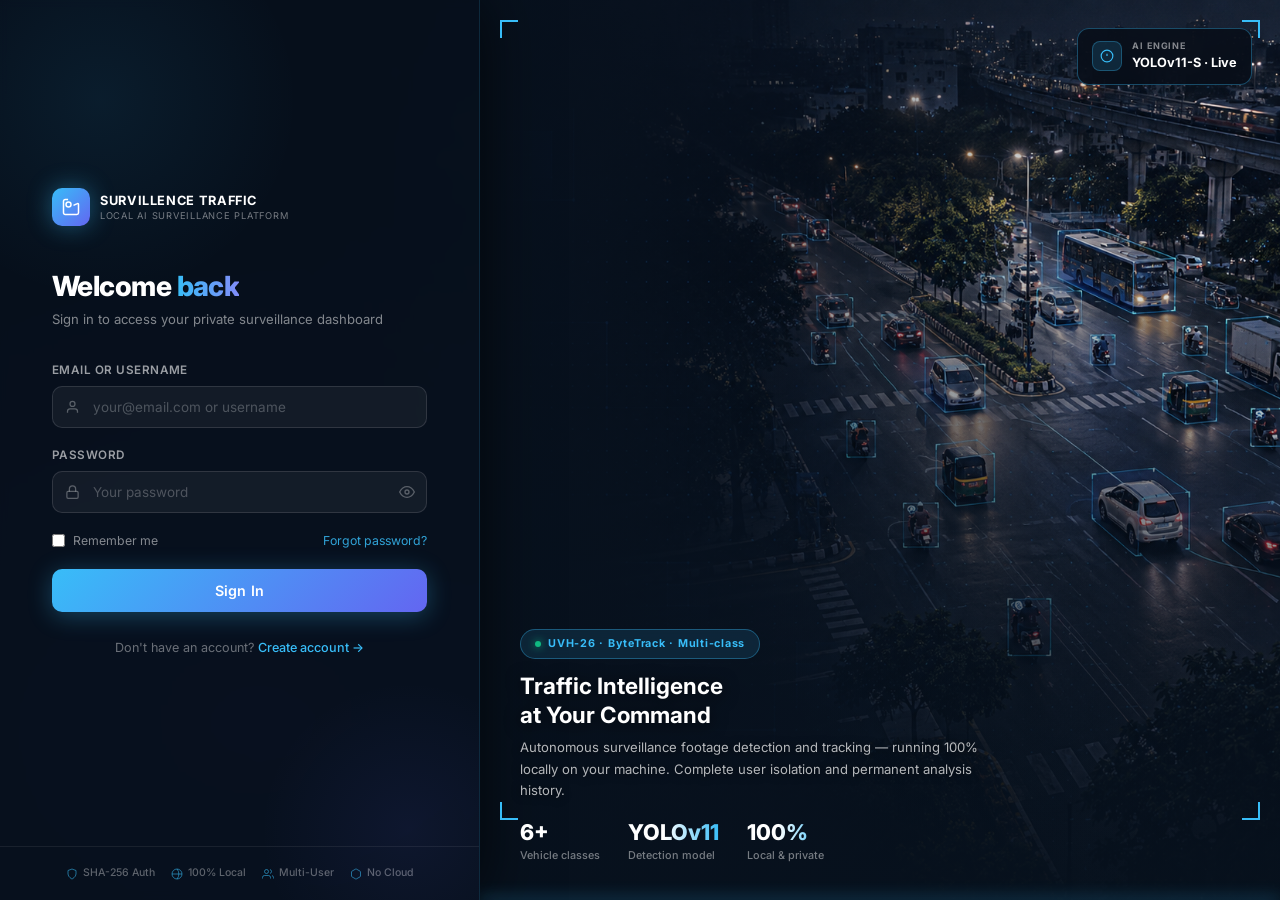
<file: frontend/login.html>
<!DOCTYPE html>
<html lang="en" data-theme="dark">
<head>
  <meta charset="UTF-8">
  <meta name="viewport" content="width=device-width, initial-scale=1.0">
  <title>Sign In — SURVILLENCE TRAFFIC</title>
  <meta name="description" content="Sign in to your SURVILLENCE TRAFFIC local AI surveillance platform account.">
  <link rel="preconnect" href="https://fonts.googleapis.com">
  <link href="https://fonts.googleapis.com/css2?family=Inter:wght@300;400;500;600;700;800&family=JetBrains+Mono:wght@400;600&display=swap" rel="stylesheet">
  <link rel="stylesheet" href="css/design-system.css">
  <link rel="stylesheet" href="css/components.css">
  <link rel="stylesheet" href="css/pages.css">
  <style>
    /* ── Auth page styling — cinematic background & frosted glass ── */
    *, *::before, *::after { box-sizing: border-box; margin: 0; padding: 0; }

    html, body {
      min-height: 100vh;
      background-color: #040810;
      background-image: 
        radial-gradient(ellipse at 80% 20%, rgba(56, 189, 248, 0.12) 0%, transparent 50%),
        radial-gradient(ellipse at 20% 80%, rgba(99, 102, 241, 0.12) 0%, transparent 50%),
        linear-gradient(135deg, rgba(4, 8, 16, 0.88) 0%, rgba(7, 17, 29, 0.85) 100%),
        url('assets/background.png');
      background-size: cover;
      background-position: center;
      background-attachment: fixed;
      background-repeat: no-repeat;
      font-family: 'Inter', var(--font-sans);
      color: #fff;
    }

    .auth-root {
      display: grid;
      grid-template-columns: 480px 1fr;
      min-height: 100vh;
      backdrop-filter: blur(4px);
      -webkit-backdrop-filter: blur(4px);
    }

    /* ── Left: Form Panel ──────────────────────────────────── */
    .auth-form-panel {
      position: relative;
      z-index: 2;
      background: rgba(7, 17, 29, 0.88);
      backdrop-filter: blur(24px);
      -webkit-backdrop-filter: blur(24px);
      border-right: 1px solid rgba(56, 189, 248, 0.15);
      box-shadow: 0 0 60px rgba(0, 0, 0, 0.7);
      display: flex;
      flex-direction: column;
      overflow: hidden;
    }
    .auth-form-panel::before {
      content: '';
      position: absolute;
      top: -100px; left: -100px;
      width: 400px; height: 400px;
      background: radial-gradient(circle, rgba(56,189,248,0.08) 0%, transparent 70%);
      pointer-events: none;
    }
    .auth-form-panel::after {
      content: '';
      position: absolute;
      bottom: -80px; right: -80px;
      width: 300px; height: 300px;
      background: radial-gradient(circle, rgba(99,102,241,0.08) 0%, transparent 70%);
      pointer-events: none;
    }

    .auth-form-inner {
      flex: 1;
      display: flex;
      flex-direction: column;
      justify-content: center;
      padding: 48px 52px;
      position: relative;
      z-index: 1;
    }

    /* Logo */
    .auth-logo-wrap {
      display: flex;
      align-items: center;
      gap: 10px;
      margin-bottom: 44px;
      text-decoration: none;
    }
    .auth-logo-icon {
      width: 38px; height: 38px;
      background: linear-gradient(135deg, #38bdf8 0%, #6366f1 100%);
      border-radius: 10px;
      display: flex; align-items: center; justify-content: center;
      box-shadow: 0 0 24px rgba(56,189,248,0.4);
      flex-shrink: 0;
    }
    .auth-logo-icon svg { width: 20px; height: 20px; color: #fff; }
    .auth-logo-name {
      font-size: 0.85rem;
      font-weight: 700;
      color: #fff;
      letter-spacing: 0.05em;
      text-transform: uppercase;
      line-height: 1.3;
    }
    .auth-logo-name span {
      display: block;
      font-size: 0.62rem;
      font-weight: 400;
      color: rgba(255,255,255,0.45);
      letter-spacing: 0.08em;
      text-transform: uppercase;
    }

    /* Heading */
    .auth-heading {
      font-size: 1.85rem;
      font-weight: 800;
      color: #fff;
      line-height: 1.2;
      margin-bottom: 6px;
      letter-spacing: -0.02em;
    }
    .auth-heading .highlight {
      background: linear-gradient(90deg, #38bdf8 0%, #818cf8 100%);
      -webkit-background-clip: text;
      -webkit-text-fill-color: transparent;
      background-clip: text;
    }
    .auth-subheading {
      font-size: 0.875rem;
      color: rgba(255,255,255,0.5);
      margin-bottom: 32px;
      line-height: 1.5;
    }

    /* Success banner (registered=1) */
    .auth-success-banner {
      display: flex;
      align-items: center;
      gap: 10px;
      padding: 12px 16px;
      background: rgba(16,185,129,0.12);
      border: 1px solid rgba(16,185,129,0.35);
      border-radius: 10px;
      margin-bottom: 20px;
      font-size: 0.84rem;
      color: #34d399;
      font-weight: 500;
    }
    .auth-success-banner svg { flex-shrink: 0; }

    /* Error banner */
    .auth-error-banner {
      display: none;
      align-items: center;
      gap: 10px;
      padding: 12px 16px;
      background: rgba(239,68,68,0.1);
      border: 1px solid rgba(239,68,68,0.35);
      border-radius: 10px;
      margin-bottom: 20px;
      font-size: 0.84rem;
      color: #f87171;
    }

    /* Form */
    .auth-form { display: flex; flex-direction: column; gap: 18px; }

    .af-group { display: flex; flex-direction: column; gap: 6px; }
    .af-label {
      font-size: 0.78rem;
      font-weight: 600;
      color: rgba(255,255,255,0.6);
      letter-spacing: 0.04em;
      text-transform: uppercase;
    }
    .af-input-wrap { position: relative; }
    .af-input-wrap svg.af-icon {
      position: absolute;
      left: 13px; top: 50%;
      transform: translateY(-50%);
      width: 15px; height: 15px;
      color: rgba(255,255,255,0.3);
      pointer-events: none;
    }
    .af-input {
      width: 100%;
      background: rgba(255,255,255,0.05);
      border: 1px solid rgba(255,255,255,0.12);
      border-radius: 10px;
      color: #fff;
      font-family: 'Inter', sans-serif;
      font-size: 0.9rem;
      padding: 12px 42px 12px 40px;
      outline: none;
      transition: border-color 0.2s ease, box-shadow 0.2s ease, background 0.2s ease;
    }
    .af-input::placeholder { color: rgba(255,255,255,0.25); }
    .af-input:focus {
      border-color: rgba(56,189,248,0.6);
      background: rgba(56,189,248,0.05);
      box-shadow: 0 0 0 3px rgba(56,189,248,0.12);
    }
    .af-input.error {
      border-color: rgba(239,68,68,0.55);
    }
    .af-input-action {
      position: absolute;
      right: 12px; top: 50%;
      transform: translateY(-50%);
      background: none;
      border: none;
      padding: 0;
      color: rgba(255,255,255,0.3);
      cursor: pointer;
      display: flex;
      transition: color 0.15s ease;
    }
    .af-input-action:hover { color: rgba(255,255,255,0.7); }
    .af-error {
      font-size: 0.75rem;
      color: #f87171;
      display: none;
    }

    /* Remember + forgot */
    .af-row {
      display: flex;
      align-items: center;
      justify-content: space-between;
      gap: 12px;
    }
    .af-check {
      display: flex;
      align-items: center;
      gap: 8px;
      cursor: pointer;
    }
    .af-check input { accent-color: #38bdf8; cursor: pointer; }
    .af-check-label { font-size: 0.82rem; color: rgba(255,255,255,0.5); }
    .af-forgot {
      font-size: 0.82rem;
      color: rgba(56,189,248,0.85);
      text-decoration: none;
      transition: color 0.15s ease;
    }
    .af-forgot:hover { color: #38bdf8; }

    /* Submit button */
    .af-submit {
      display: flex;
      align-items: center;
      justify-content: center;
      gap: 8px;
      width: 100%;
      padding: 13px 24px;
      background: linear-gradient(135deg, #38bdf8 0%, #6366f1 100%);
      color: #fff;
      font-family: 'Inter', sans-serif;
      font-size: 0.95rem;
      font-weight: 600;
      border: none;
      border-radius: 10px;
      cursor: pointer;
      transition: all 0.25s cubic-bezier(0.16, 1, 0.3, 1);
      box-shadow: 0 4px 24px rgba(56,189,248,0.3);
      letter-spacing: 0.01em;
    }
    .af-submit:hover {
      transform: translateY(-1px);
      box-shadow: 0 8px 32px rgba(56,189,248,0.45);
    }
    .af-submit:active { transform: translateY(0); }
    .af-submit:disabled { opacity: 0.55; cursor: not-allowed; pointer-events: none; }

    .af-spinner {
      width: 16px; height: 16px;
      border: 2px solid rgba(255,255,255,0.3);
      border-top-color: #fff;
      border-radius: 50%;
      animation: spin 0.7s linear infinite;
      display: none;
    }

    /* Bottom link */
    .af-bottom {
      text-align: center;
      margin-top: 26px;
      font-size: 0.84rem;
      color: rgba(255,255,255,0.4);
    }
    .af-bottom a {
      color: #38bdf8;
      text-decoration: none;
      font-weight: 500;
      transition: color 0.15s ease;
    }
    .af-bottom a:hover { color: #7dd3fc; }

    /* Trust chips at bottom */
    .auth-trust-row {
      display: flex;
      align-items: center;
      justify-content: center;
      gap: 16px;
      padding: 18px 52px;
      border-top: 1px solid rgba(255,255,255,0.07);
    }
    .trust-chip {
      display: flex;
      align-items: center;
      gap: 5px;
      font-size: 0.7rem;
      color: rgba(255,255,255,0.35);
      font-weight: 500;
    }
    .trust-chip svg { width: 12px; height: 12px; color: rgba(56,189,248,0.55); }

    /* ── Right: Visual Panel ───────────────────────────────── */
    .auth-visual-panel {
      position: relative;
      overflow: hidden;
      background: #020408 url('assets/background.png') center/cover no-repeat;
    }
    .auth-visual-panel img {
      width: 100%;
      height: 100%;
      object-fit: cover;
      display: block;
      transition: transform 0.8s cubic-bezier(0.16, 1, 0.3, 1);
    }
    .auth-visual-panel:hover img { transform: scale(1.02); }
    .auth-visual-overlay {
      position: absolute;
      inset: 0;
      background:
        linear-gradient(to right, rgba(7, 17, 29, 0.92) 0%, rgba(7, 17, 29, 0.35) 45%, transparent 100%),
        linear-gradient(to top, rgba(7, 17, 29, 0.95) 0%, rgba(7, 17, 29, 0.45) 40%, transparent 70%);
      pointer-events: none;
    }
    /* Scanning line */
    .auth-scan-line {
      position: absolute;
      left: 0; right: 0;
      height: 2px;
      background: linear-gradient(90deg, transparent 0%, rgba(56,189,248,0.6) 30%, rgba(56,189,248,0.95) 50%, rgba(129,140,248,0.8) 70%, transparent 100%);
      box-shadow: 0 0 16px #38bdf8;
      animation: radar-scan 5s ease-in-out infinite alternate;
      pointer-events: none;
      z-index: 3;
    }
    /* Corner reticles */
    .auth-reticle {
      position: absolute;
      width: 18px; height: 18px;
      z-index: 3;
      pointer-events: none;
    }
    .auth-reticle.tl { top: 20px; left: 20px; border-top: 2px solid #38bdf8; border-left: 2px solid #38bdf8; }
    .auth-reticle.tr { top: 20px; right: 20px; border-top: 2px solid #38bdf8; border-right: 2px solid #38bdf8; }
    .auth-reticle.bl { bottom: 80px; left: 20px; border-bottom: 2px solid #38bdf8; border-left: 2px solid #38bdf8; }
    .auth-reticle.br { bottom: 80px; right: 20px; border-bottom: 2px solid #38bdf8; border-right: 2px solid #38bdf8; }

    /* Visual footer content */
    .auth-visual-footer {
      position: absolute;
      bottom: 0; left: 0; right: 0;
      padding: 36px 40px;
      z-index: 4;
    }
    .aiv-badge {
      display: inline-flex;
      align-items: center;
      gap: 7px;
      padding: 5px 14px;
      background: rgba(56,189,248,0.12);
      border: 1px solid rgba(56,189,248,0.35);
      border-radius: 100px;
      font-size: 0.72rem;
      font-weight: 700;
      letter-spacing: 0.07em;
      color: #38bdf8;
      margin-bottom: 12px;
      backdrop-filter: blur(8px);
    }
    .aiv-badge-dot {
      width: 6px; height: 6px;
      border-radius: 50%;
      background: #10b981;
      box-shadow: 0 0 8px #10b981;
      animation: pulse-dot 2s ease-in-out infinite;
    }
    .aiv-title {
      font-size: 1.5rem;
      font-weight: 700;
      color: #fff;
      line-height: 1.3;
      margin-bottom: 8px;
      text-shadow: 0 2px 16px rgba(0,0,0,0.8);
    }
    .aiv-desc {
      font-size: 0.875rem;
      color: rgba(255,255,255,0.7);
      line-height: 1.65;
      max-width: 460px;
      text-shadow: 0 1px 8px rgba(0,0,0,0.8);
    }
    .aiv-stats {
      display: flex;
      gap: 28px;
      margin-top: 20px;
    }
    .aiv-stat { text-align: left; }
    .aiv-stat-val {
      font-size: 1.45rem;
      font-weight: 800;
      color: #fff;
      line-height: 1;
      background: linear-gradient(90deg, #fff 40%, #38bdf8 100%);
      -webkit-background-clip: text;
      -webkit-text-fill-color: transparent;
      background-clip: text;
    }
    .aiv-stat-lbl { font-size: 0.72rem; color: rgba(255,255,255,0.45); margin-top: 3px; font-weight: 500; }

    /* HUD floating chip */
    .auth-hud-chip {
      position: absolute;
      top: 28px;
      right: 28px;
      z-index: 5;
      background: rgba(8,14,24,0.85);
      backdrop-filter: blur(14px);
      border: 1px solid rgba(56,189,248,0.35);
      border-radius: 12px;
      padding: 10px 14px;
      display: flex;
      align-items: center;
      gap: 10px;
      pointer-events: none;
      animation: float-hud 4s ease-in-out infinite alternate;
    }
    .ahc-icon {
      width: 30px; height: 30px;
      border-radius: 8px;
      background: rgba(56,189,248,0.15);
      border: 1px solid rgba(56,189,248,0.3);
      display: flex; align-items: center; justify-content: center;
      color: #38bdf8;
    }
    .ahc-icon svg { width: 14px; height: 14px; }
    .ahc-lbl { font-size: 0.6rem; font-weight: 700; letter-spacing: 0.1em; color: rgba(255,255,255,0.5); }
    .ahc-val { font-size: 0.85rem; font-weight: 700; color: #fff; }

    @keyframes radar-scan {
      0% { top: 10%; opacity: 0.4; }
      50% { opacity: 0.9; }
      100% { top: 90%; opacity: 0.4; }
    }
    @keyframes pulse-dot {
      0%, 100% { opacity: 1; transform: scale(1); }
      50% { opacity: 0.4; transform: scale(0.85); }
    }
    @keyframes float-hud {
      0% { transform: translateY(0); }
      100% { transform: translateY(-5px); }
    }
    @keyframes spin {
      to { transform: rotate(360deg); }
    }
    @keyframes shake {
      0%, 100% { transform: translateX(0); }
      20%, 60% { transform: translateX(-5px); }
      40%, 80% { transform: translateX(5px); }
    }
    .shake { animation: shake 0.4s ease; }

    /* Mobile responsiveness */
    @media (max-width: 900px) {
      .auth-root { grid-template-columns: 1fr; }
      .auth-visual-panel { display: none; }
      .auth-form-inner { padding: 36px 28px; }
      .auth-trust-row { padding: 20px 28px; flex-wrap: wrap; gap: 12px; }
    }
    @media (max-width: 480px) {
      .auth-form-inner { padding: 28px 18px; }
      .auth-trust-row { padding: 16px 18px; }
      .af-row { flex-wrap: wrap; gap: 8px; }
    }
    @media (max-width: 360px) {
      .auth-form-inner { padding: 22px 14px; }
      .auth-trust-row { padding: 14px 14px; }
    }
  </style>
</head>
<body>

<div class="auth-root">

  <!-- ── Form Panel ─────────────────────────────────────────── -->
  <div class="auth-form-panel">
    <div class="auth-form-inner">

      <!-- Logo -->
      <a href="pages/dashboard.html" class="auth-logo-wrap">
        <div class="auth-logo-icon">
          <svg viewBox="0 0 24 24" fill="none" stroke="currentColor" stroke-width="1.8">
            <path d="M15 10l4.553-2.069A1 1 0 0121 8.866V19a2 2 0 01-2 2H5a2 2 0 01-2-2V5a2 2 0 012-2h3.5"/>
            <circle cx="9" cy="9" r="3"/>
          </svg>
        </div>
        <div class="auth-logo-name">
          SURVILLENCE TRAFFIC
          <span>Local AI Surveillance Platform</span>
        </div>
      </a>

      <h1 class="auth-heading">Welcome <span class="highlight">back</span></h1>
      <p class="auth-subheading">Sign in to access your private surveillance dashboard</p>

      <!-- Registered success banner (shown when redirected from register) -->
      <div id="registered-banner" class="auth-success-banner" style="display:none">
        <svg viewBox="0 0 24 24" fill="none" stroke="currentColor" stroke-width="2" style="width:16px;height:16px">
          <path d="M22 11.08V12a10 10 0 11-5.93-9.14"/><polyline points="22 4 12 14.01 9 11.01"/>
        </svg>
        Account created successfully! Please sign in.
      </div>

      <!-- Error banner -->
      <div id="login-error" class="auth-error-banner">
        <svg viewBox="0 0 24 24" fill="none" stroke="currentColor" stroke-width="2" style="width:16px;height:16px;flex-shrink:0">
          <circle cx="12" cy="12" r="10"/><line x1="12" y1="8" x2="12" y2="12"/><line x1="12" y1="16" x2="12.01" y2="16"/>
        </svg>
        <span id="login-error-text"></span>
      </div>

      <form class="auth-form" id="login-form" novalidate autocomplete="on">

        <div class="af-group">
          <label class="af-label" for="identifier">Email or Username</label>
          <div class="af-input-wrap">
            <svg class="af-icon" viewBox="0 0 24 24" fill="none" stroke="currentColor" stroke-width="2">
              <path d="M20 21v-2a4 4 0 00-4-4H8a4 4 0 00-4 4v2"/><circle cx="12" cy="7" r="4"/>
            </svg>
            <input class="af-input" type="text" id="identifier" name="identifier"
              placeholder="your@email.com or username"
              autocomplete="username" required>
          </div>
          <span class="af-error" id="identifier-error"></span>
        </div>

        <div class="af-group">
          <label class="af-label" for="password">Password</label>
          <div class="af-input-wrap">
            <svg class="af-icon" viewBox="0 0 24 24" fill="none" stroke="currentColor" stroke-width="2">
              <rect x="3" y="11" width="18" height="11" rx="2"/><path d="M7 11V7a5 5 0 0110 0v4"/>
            </svg>
            <input class="af-input" type="password" id="password" name="password"
              placeholder="Your password"
              autocomplete="current-password" required>
            <button type="button" class="af-input-action" id="toggle-pw" aria-label="Toggle password visibility">
              <svg id="pw-icon-show" viewBox="0 0 24 24" fill="none" stroke="currentColor" stroke-width="2" style="width:16px;height:16px">
                <path d="M1 12s4-8 11-8 11 8 11 8-4 8-11 8-11-8-11-8z"/><circle cx="12" cy="12" r="3"/>
              </svg>
              <svg id="pw-icon-hide" viewBox="0 0 24 24" fill="none" stroke="currentColor" stroke-width="2" style="width:16px;height:16px;display:none">
                <path d="M17.94 17.94A10.07 10.07 0 0112 20c-7 0-11-8-11-8a18.45 18.45 0 015.06-5.94"/>
                <path d="M9.9 4.24A9.12 9.12 0 0112 4c7 0 11 8 11 8a18.5 18.5 0 01-2.16 3.19"/>
                <line x1="1" y1="23" x2="23" y2="23"/>
              </svg>
            </button>
          </div>
          <span class="af-error" id="password-error"></span>
        </div>

        <div class="af-row">
          <label class="af-check">
            <input type="checkbox" id="remember-me">
            <span class="af-check-label">Remember me</span>
          </label>
          <a href="#" class="af-forgot" onclick="alert('Local platform: If you lost your password, please register a new user or inspect localStorage.'); return false;">Forgot password?</a>
        </div>

        <button type="submit" class="af-submit" id="login-btn">
          <span id="login-btn-text">Sign In</span>
          <span id="login-spinner" class="af-spinner"></span>
        </button>
      </form>

      <div class="af-bottom">
        Don't have an account? <a href="register.html">Create account →</a>
      </div>

    </div>

    <!-- Trust chips -->
    <div class="auth-trust-row">
      <div class="trust-chip">
        <svg viewBox="0 0 24 24" fill="none" stroke="currentColor" stroke-width="2"><path d="M12 22s8-4 8-10V5l-8-3-8 3v7c0 6 8 10 8 10z"/></svg>
        SHA-256 Auth
      </div>
      <div class="trust-chip">
        <svg viewBox="0 0 24 24" fill="none" stroke="currentColor" stroke-width="2"><circle cx="12" cy="12" r="10"/><line x1="2" y1="12" x2="22" y2="12"/><path d="M12 2a15.3 15.3 0 010 20"/></svg>
        100% Local
      </div>
      <div class="trust-chip">
        <svg viewBox="0 0 24 24" fill="none" stroke="currentColor" stroke-width="2"><path d="M17 21v-2a4 4 0 00-4-4H5a4 4 0 00-4 4v2"/><circle cx="9" cy="7" r="4"/><path d="M23 21v-2a4 4 0 00-3-3.87"/><path d="M16 3.13a4 4 0 010 7.75"/></svg>
        Multi-User
      </div>
      <div class="trust-chip">
        <svg viewBox="0 0 24 24" fill="none" stroke="currentColor" stroke-width="2"><path d="M21 16V8a2 2 0 00-1-1.73l-7-4a2 2 0 00-2 0l-7 4A2 2 0 003 8v8a2 2 0 001 1.73l7 4a2 2 0 002 0l7-4A2 2 0 0021 16z"/></svg>
        No Cloud
      </div>
    </div>
  </div>

  <!-- ── Visual Panel ──────────────────────────────────────── -->
  <div class="auth-visual-panel">
    <img src="assets/background.png" alt="AI Traffic Surveillance Detection" onerror="this.src='background.png'">
    <div class="auth-visual-overlay"></div>
    <div class="auth-scan-line"></div>
    <div class="auth-reticle tl"></div>
    <div class="auth-reticle tr"></div>
    <div class="auth-reticle bl"></div>
    <div class="auth-reticle br"></div>

    <!-- Floating HUD Chip -->
    <div class="auth-hud-chip">
      <div class="ahc-icon">
        <svg viewBox="0 0 24 24" fill="none" stroke="currentColor" stroke-width="2">
          <circle cx="12" cy="12" r="10"/><line x1="12" y1="8" x2="12" y2="12"/><line x1="12" y1="16" x2="12.01" y2="16"/>
        </svg>
      </div>
      <div>
        <div class="ahc-lbl">AI ENGINE</div>
        <div class="ahc-val">YOLOv11-S · Live</div>
      </div>
    </div>

    <!-- Visual Footer -->
    <div class="auth-visual-footer">
      <div class="aiv-badge">
        <div class="aiv-badge-dot"></div>
        UVH-26 · ByteTrack · Multi-class
      </div>
      <div class="aiv-title">Traffic Intelligence<br>at Your Command</div>
      <div class="aiv-desc">Autonomous surveillance footage detection and tracking — running 100% locally on your machine. Complete user isolation and permanent analysis history.</div>
      <div class="aiv-stats">
        <div class="aiv-stat">
          <div class="aiv-stat-val">6+</div>
          <div class="aiv-stat-lbl">Vehicle classes</div>
        </div>
        <div class="aiv-stat">
          <div class="aiv-stat-val">YOLOv11</div>
          <div class="aiv-stat-lbl">Detection model</div>
        </div>
        <div class="aiv-stat">
          <div class="aiv-stat-val">100%</div>
          <div class="aiv-stat-lbl">Local & private</div>
        </div>
      </div>
    </div>
  </div>

</div>

<script src="js/auth.js"></script>
<script>
  // Redirect if already logged in
  Auth.redirectIfAuth('pages/dashboard.html');

  // Show success banner if redirected from registration
  if (new URLSearchParams(window.location.search).get('registered') === '1') {
    document.getElementById('registered-banner').style.display = 'flex';
  }

  const form    = document.getElementById('login-form');
  const errBox  = document.getElementById('login-error');
  const errText = document.getElementById('login-error-text');
  const loginBtn= document.getElementById('login-btn');
  const btnText = document.getElementById('login-btn-text');
  const spinner = document.getElementById('login-spinner');
  const togglePw= document.getElementById('toggle-pw');
  const pwInput = document.getElementById('password');
  const showIco = document.getElementById('pw-icon-show');
  const hideIco = document.getElementById('pw-icon-hide');

  // Toggle password visibility
  togglePw.addEventListener('click', () => {
    const isHidden = pwInput.type === 'password';
    pwInput.type = isHidden ? 'text' : 'password';
    showIco.style.display = isHidden ? 'none' : 'block';
    hideIco.style.display = isHidden ? 'block' : 'none';
  });

  function setLoading(on) {
    loginBtn.disabled = on;
    btnText.textContent = on ? 'Signing in...' : 'Sign In';
    spinner.style.display = on ? 'block' : 'none';
  }

  function showError(msg) {
    errText.textContent = msg;
    errBox.style.display = 'flex';
    loginBtn.classList.add('shake');
    setTimeout(() => loginBtn.classList.remove('shake'), 500);
  }

  function hideError() { errBox.style.display = 'none'; }

  form.addEventListener('submit', async (e) => {
    e.preventDefault();
    hideError();

    const identifier = document.getElementById('identifier').value.trim();
    const password   = document.getElementById('password').value;
    const remember   = document.getElementById('remember-me').checked;

    if (!identifier) {
      const el = document.getElementById('identifier-error');
      el.textContent = 'Required'; el.style.display = 'block';
      document.getElementById('identifier').classList.add('error');
      return;
    }
    if (!password) {
      const el = document.getElementById('password-error');
      el.textContent = 'Required'; el.style.display = 'block';
      document.getElementById('password').classList.add('error');
      return;
    }

    setLoading(true);
    try {
      const result = await Auth.login({ identifier, password, remember });
      setLoading(false);

      if (result.ok) {
        const isFile = window.location.protocol === 'file:';
        window.location.href = isFile ? 'pages/dashboard.html' : '/pages/dashboard.html';
      } else {
        showError(result.error);
      }
    } catch (err) {
      setLoading(false);
      showError(err.message || 'An unexpected error occurred during sign in.');
    }
  });

  // Clear field errors on typing
  ['identifier', 'password'].forEach(id => {
    document.getElementById(id).addEventListener('input', () => {
      const errEl = document.getElementById(`${id}-error`);
      if (errEl) errEl.style.display = 'none';
      document.getElementById(id).classList.remove('error');
      hideError();
    });
  });
</script>
</body>
</html>
</file>
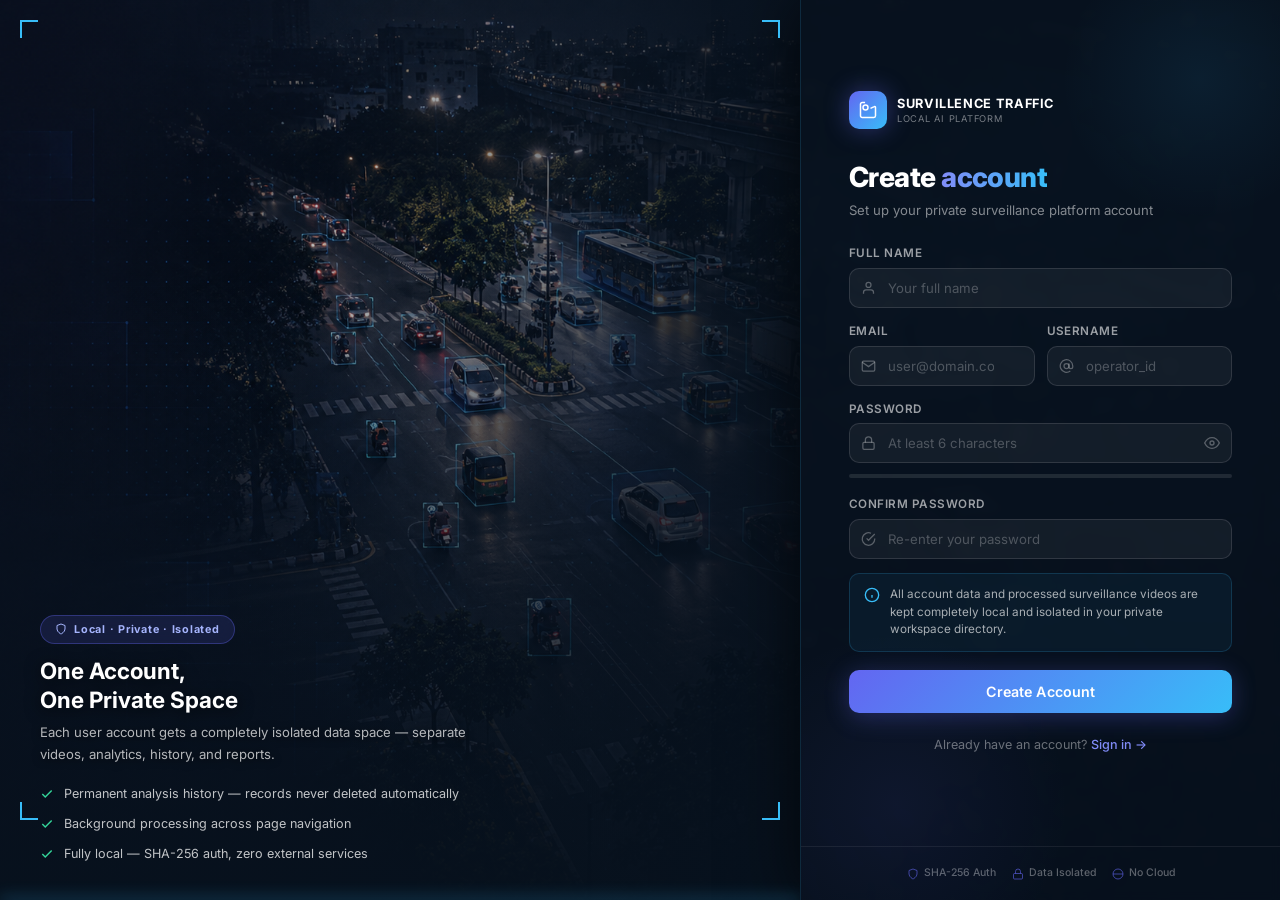
<file: frontend/register.html>
<!DOCTYPE html>
<html lang="en" data-theme="dark">
<head>
  <meta charset="UTF-8">
  <meta name="viewport" content="width=device-width, initial-scale=1.0">
  <title>Create Account — SURVILLENCE TRAFFIC</title>
  <meta name="description" content="Create your local SURVILLENCE TRAFFIC account. All data stays on your device.">
  <link rel="preconnect" href="https://fonts.googleapis.com">
  <link href="https://fonts.googleapis.com/css2?family=Inter:wght@300;400;500;600;700;800&family=JetBrains+Mono:wght@400;600&display=swap" rel="stylesheet">
  <link rel="stylesheet" href="css/design-system.css">
  <link rel="stylesheet" href="css/components.css">
  <link rel="stylesheet" href="css/pages.css">
  <style>
    /* ── Auth page styling — cinematic background & frosted glass ── */
    *, *::before, *::after { box-sizing: border-box; margin: 0; padding: 0; }

    html, body {
      min-height: 100vh;
      background-color: #040810;
      background-image: 
        radial-gradient(ellipse at 80% 20%, rgba(56, 189, 248, 0.12) 0%, transparent 50%),
        radial-gradient(ellipse at 20% 80%, rgba(99, 102, 241, 0.12) 0%, transparent 50%),
        linear-gradient(135deg, rgba(4, 8, 16, 0.88) 0%, rgba(7, 17, 29, 0.85) 100%),
        url('assets/background.png');
      background-size: cover;
      background-position: center;
      background-attachment: fixed;
      background-repeat: no-repeat;
      font-family: 'Inter', var(--font-sans);
      color: #fff;
    }

    .auth-root {
      display: grid;
      grid-template-columns: 1fr 480px;
      min-height: 100vh;
      backdrop-filter: blur(4px);
      -webkit-backdrop-filter: blur(4px);
    }

    /* ── Visual Panel (Left on register) ─────────────────────── */
    .auth-visual-panel {
      position: relative;
      overflow: hidden;
      background: #020408 url('assets/background.png') center/cover no-repeat;
      order: 1;
    }
    .auth-visual-panel img {
      width: 100%;
      height: 100%;
      object-fit: cover;
      display: block;
      transition: transform 0.8s cubic-bezier(0.16, 1, 0.3, 1);
    }
    .auth-visual-panel:hover img { transform: scale(1.02); }
    .auth-visual-overlay {
      position: absolute;
      inset: 0;
      background:
        linear-gradient(to left, rgba(7, 17, 29, 0.92) 0%, rgba(7, 17, 29, 0.35) 45%, transparent 100%),
        linear-gradient(to top, rgba(7, 17, 29, 0.95) 0%, rgba(7, 17, 29, 0.45) 40%, transparent 70%);
      pointer-events: none;
    }
    .auth-scan-line {
      position: absolute;
      left: 0; right: 0;
      height: 2px;
      background: linear-gradient(90deg, transparent 0%, rgba(56,189,248,0.6) 30%, rgba(56,189,248,0.95) 50%, rgba(129,140,248,0.8) 70%, transparent 100%);
      box-shadow: 0 0 16px #38bdf8;
      animation: radar-scan 5s ease-in-out infinite alternate;
      pointer-events: none;
      z-index: 3;
    }
    .auth-reticle {
      position: absolute;
      width: 18px; height: 18px;
      z-index: 3;
      pointer-events: none;
    }
    .auth-reticle.tl { top: 20px; left: 20px; border-top: 2px solid #38bdf8; border-left: 2px solid #38bdf8; }
    .auth-reticle.tr { top: 20px; right: 20px; border-top: 2px solid #38bdf8; border-right: 2px solid #38bdf8; }
    .auth-reticle.bl { bottom: 80px; left: 20px; border-bottom: 2px solid #38bdf8; border-left: 2px solid #38bdf8; }
    .auth-reticle.br { bottom: 80px; right: 20px; border-bottom: 2px solid #38bdf8; border-right: 2px solid #38bdf8; }

    .auth-visual-footer {
      position: absolute;
      bottom: 0; left: 0; right: 0;
      padding: 36px 40px;
      z-index: 4;
    }
    .aiv-badge {
      display: inline-flex;
      align-items: center;
      gap: 7px;
      padding: 5px 14px;
      background: rgba(99,102,241,0.15);
      border: 1px solid rgba(99,102,241,0.35);
      border-radius: 100px;
      font-size: 0.72rem;
      font-weight: 700;
      letter-spacing: 0.07em;
      color: #a5b4fc;
      margin-bottom: 12px;
      backdrop-filter: blur(8px);
    }
    .aiv-title {
      font-size: 1.5rem;
      font-weight: 700;
      color: #fff;
      line-height: 1.3;
      margin-bottom: 8px;
      text-shadow: 0 2px 16px rgba(0,0,0,0.8);
    }
    .aiv-desc {
      font-size: 0.875rem;
      color: rgba(255,255,255,0.7);
      line-height: 1.65;
      max-width: 460px;
      text-shadow: 0 1px 8px rgba(0,0,0,0.8);
    }
    .aiv-feature-list {
      display: flex;
      flex-direction: column;
      gap: 10px;
      margin-top: 18px;
    }
    .aiv-feature {
      display: flex;
      align-items: center;
      gap: 10px;
      font-size: 0.84rem;
      color: rgba(255,255,255,0.75);
    }
    .aiv-feature svg { width: 14px; height: 14px; color: #34d399; flex-shrink: 0; }

    /* ── Right: Form Panel ──────────────────────────────────── */
    .auth-form-panel {
      position: relative;
      z-index: 2;
      background: rgba(7, 17, 29, 0.88);
      backdrop-filter: blur(24px);
      -webkit-backdrop-filter: blur(24px);
      border-left: 1px solid rgba(56,189,248,0.15);
      box-shadow: 0 0 60px rgba(0, 0, 0, 0.7);
      display: flex;
      flex-direction: column;
      order: 2;
      overflow: hidden;
    }
    .auth-form-panel::before {
      content: '';
      position: absolute;
      bottom: -80px; left: -80px;
      width: 350px; height: 350px;
      background: radial-gradient(circle, rgba(99,102,241,0.08) 0%, transparent 70%);
      pointer-events: none;
    }
    .auth-form-panel::after {
      content: '';
      position: absolute;
      top: -60px; right: -60px;
      width: 280px; height: 280px;
      background: radial-gradient(circle, rgba(56,189,248,0.08) 0%, transparent 70%);
      pointer-events: none;
    }

    .auth-form-inner {
      flex: 1;
      display: flex;
      flex-direction: column;
      justify-content: center;
      padding: 40px 48px;
      position: relative;
      z-index: 1;
      overflow-y: auto;
    }

    .auth-logo-wrap {
      display: flex;
      align-items: center;
      gap: 10px;
      margin-bottom: 32px;
      text-decoration: none;
    }
    .auth-logo-icon {
      width: 38px; height: 38px;
      background: linear-gradient(135deg, #6366f1 0%, #38bdf8 100%);
      border-radius: 10px;
      display: flex; align-items: center; justify-content: center;
      box-shadow: 0 0 24px rgba(99,102,241,0.4);
      flex-shrink: 0;
    }
    .auth-logo-icon svg { width: 20px; height: 20px; color: #fff; }
    .auth-logo-name {
      font-size: 0.85rem;
      font-weight: 700;
      color: #fff;
      letter-spacing: 0.05em;
      text-transform: uppercase;
      line-height: 1.3;
    }
    .auth-logo-name span {
      display: block;
      font-size: 0.62rem;
      font-weight: 400;
      color: rgba(255,255,255,0.45);
      letter-spacing: 0.08em;
      text-transform: uppercase;
    }

    .auth-heading {
      font-size: 1.85rem;
      font-weight: 800;
      color: #fff;
      line-height: 1.2;
      margin-bottom: 6px;
      letter-spacing: -0.02em;
    }
    .auth-heading .highlight {
      background: linear-gradient(90deg, #818cf8 0%, #38bdf8 100%);
      -webkit-background-clip: text;
      -webkit-text-fill-color: transparent;
      background-clip: text;
    }
    .auth-subheading {
      font-size: 0.875rem;
      color: rgba(255,255,255,0.5);
      margin-bottom: 24px;
      line-height: 1.5;
    }

    /* Error banner */
    .auth-error-banner {
      display: none;
      align-items: center;
      gap: 10px;
      padding: 12px 16px;
      background: rgba(239,68,68,0.1);
      border: 1px solid rgba(239,68,68,0.35);
      border-radius: 10px;
      margin-bottom: 20px;
      font-size: 0.84rem;
      color: #f87171;
    }

    /* Form */
    .auth-form { display: flex; flex-direction: column; gap: 14px; }
    .af-two-col { display: grid; grid-template-columns: 1fr 1fr; gap: 12px; }
    .af-group { display: flex; flex-direction: column; gap: 5px; }
    .af-label {
      font-size: 0.78rem;
      font-weight: 600;
      color: rgba(255,255,255,0.6);
      letter-spacing: 0.04em;
      text-transform: uppercase;
    }
    .af-input-wrap { position: relative; }
    .af-input-wrap svg.af-icon {
      position: absolute;
      left: 12px; top: 50%;
      transform: translateY(-50%);
      width: 15px; height: 15px;
      color: rgba(255,255,255,0.3);
      pointer-events: none;
    }
    .af-input {
      width: 100%;
      background: rgba(255,255,255,0.05);
      border: 1px solid rgba(255,255,255,0.12);
      border-radius: 10px;
      color: #fff;
      font-family: 'Inter', sans-serif;
      font-size: 0.88rem;
      padding: 11px 40px 11px 38px;
      outline: none;
      transition: border-color 0.2s ease, box-shadow 0.2s ease, background 0.2s ease;
    }
    .af-input::placeholder { color: rgba(255,255,255,0.25); }
    .af-input:focus {
      border-color: rgba(99,102,241,0.6);
      background: rgba(99,102,241,0.05);
      box-shadow: 0 0 0 3px rgba(99,102,241,0.12);
    }
    .af-input.error { border-color: rgba(239,68,68,0.55); }
    .af-input-action {
      position: absolute;
      right: 12px; top: 50%;
      transform: translateY(-50%);
      background: none;
      border: none;
      padding: 0;
      color: rgba(255,255,255,0.3);
      cursor: pointer;
      display: flex;
      transition: color 0.15s ease;
    }
    .af-input-action:hover { color: rgba(255,255,255,0.7); }
    .af-error { font-size: 0.73rem; color: #f87171; display: none; }

    /* Password strength */
    .pw-strength-wrap { margin-top: 2px; }
    .pw-strength-track {
      height: 4px;
      background: rgba(255,255,255,0.1);
      border-radius: 2px;
      overflow: hidden;
      margin-top: 4px;
    }
    .pw-strength-bar {
      height: 100%;
      width: 0%;
      border-radius: 2px;
      transition: width 0.3s ease, background-color 0.3s ease;
    }
    .pw-strength-label {
      font-size: 0.7rem;
      margin-top: 3px;
      font-weight: 500;
    }

    /* Privacy info callout */
    .auth-info-box {
      display: flex;
      align-items: flex-start;
      gap: 10px;
      padding: 12px 14px;
      background: rgba(56,189,248,0.06);
      border: 1px solid rgba(56,189,248,0.18);
      border-radius: 10px;
      font-size: 0.78rem;
      color: rgba(255,255,255,0.65);
      line-height: 1.5;
    }
    .auth-info-box svg {
      width: 16px; height: 16px;
      color: #38bdf8;
      flex-shrink: 0;
      margin-top: 1px;
    }

    /* Submit */
    .af-submit {
      display: flex;
      align-items: center;
      justify-content: center;
      gap: 8px;
      width: 100%;
      padding: 13px 24px;
      background: linear-gradient(135deg, #6366f1 0%, #38bdf8 100%);
      color: #fff;
      font-family: 'Inter', sans-serif;
      font-size: 0.95rem;
      font-weight: 600;
      border: none;
      border-radius: 10px;
      cursor: pointer;
      transition: all 0.25s cubic-bezier(0.16, 1, 0.3, 1);
      box-shadow: 0 4px 24px rgba(99,102,241,0.3);
      letter-spacing: 0.01em;
      margin-top: 4px;
    }
    .af-submit:hover {
      transform: translateY(-1px);
      box-shadow: 0 8px 32px rgba(99,102,241,0.45);
    }
    .af-submit:active { transform: translateY(0); }
    .af-submit:disabled { opacity: 0.55; cursor: not-allowed; pointer-events: none; }

    .af-spinner {
      width: 16px; height: 16px;
      border: 2px solid rgba(255,255,255,0.3);
      border-top-color: #fff;
      border-radius: 50%;
      animation: spin 0.7s linear infinite;
      display: none;
    }

    .af-bottom {
      text-align: center;
      margin-top: 22px;
      font-size: 0.84rem;
      color: rgba(255,255,255,0.4);
    }
    .af-bottom a {
      color: #818cf8;
      text-decoration: none;
      font-weight: 500;
      transition: color 0.15s ease;
    }
    .af-bottom a:hover { color: #a5b4fc; }

    .auth-trust-row {
      display: flex;
      align-items: center;
      justify-content: center;
      gap: 16px;
      padding: 18px 48px;
      border-top: 1px solid rgba(255,255,255,0.07);
    }
    .trust-chip {
      display: flex;
      align-items: center;
      gap: 5px;
      font-size: 0.7rem;
      color: rgba(255,255,255,0.35);
      font-weight: 500;
    }
    .trust-chip svg { width: 12px; height: 12px; color: rgba(99,102,241,0.6); }

    @keyframes radar-scan {
      0% { top: 10%; opacity: 0.4; }
      50% { opacity: 0.9; }
      100% { top: 90%; opacity: 0.4; }
    }
    @keyframes spin { to { transform: rotate(360deg); } }
    @keyframes shake {
      0%, 100% { transform: translateX(0); }
      20%, 60% { transform: translateX(-5px); }
      40%, 80% { transform: translateX(5px); }
    }
    .shake { animation: shake 0.4s ease; }

    @media (max-width: 900px) {
      .auth-root { grid-template-columns: 1fr; }
      .auth-visual-panel { display: none; }
      .auth-form-inner { padding: 32px 24px; }
      .af-two-col { grid-template-columns: 1fr; }
      .auth-trust-row { padding: 18px 24px; flex-wrap: wrap; gap: 12px; }
    }
    @media (max-width: 480px) {
      .auth-form-inner { padding: 26px 18px; }
      .auth-trust-row { padding: 14px 16px; }
    }
    @media (max-width: 360px) {
      .auth-form-inner { padding: 20px 14px; }
      .auth-trust-row { padding: 12px 14px; }
    }
  </style>
</head>
<body>

<div class="auth-root">

  <!-- ── Visual Panel (Left on register) ─────────────────── -->
  <div class="auth-visual-panel">
    <img src="assets/background.png" alt="AI Traffic Surveillance" onerror="this.src='background.png'">
    <div class="auth-visual-overlay"></div>
    <div class="auth-scan-line"></div>
    <div class="auth-reticle tl"></div>
    <div class="auth-reticle tr"></div>
    <div class="auth-reticle bl"></div>
    <div class="auth-reticle br"></div>

    <div class="auth-visual-footer">
      <div class="aiv-badge">
        <svg viewBox="0 0 24 24" fill="none" stroke="currentColor" stroke-width="2" style="width:12px;height:12px"><path d="M12 22s8-4 8-10V5l-8-3-8 3v7c0 6 8 10 8 10z"/></svg>
        Local · Private · Isolated
      </div>
      <div class="aiv-title">One Account,<br>One Private Space</div>
      <div class="aiv-desc">Each user account gets a completely isolated data space — separate videos, analytics, history, and reports.</div>
      <div class="aiv-feature-list">
        <div class="aiv-feature">
          <svg viewBox="0 0 24 24" fill="none" stroke="currentColor" stroke-width="2.5"><polyline points="20 6 9 17 4 12"/></svg>
          Permanent analysis history — records never deleted automatically
        </div>
        <div class="aiv-feature">
          <svg viewBox="0 0 24 24" fill="none" stroke="currentColor" stroke-width="2.5"><polyline points="20 6 9 17 4 12"/></svg>
          Background processing across page navigation
        </div>
        <div class="aiv-feature">
          <svg viewBox="0 0 24 24" fill="none" stroke="currentColor" stroke-width="2.5"><polyline points="20 6 9 17 4 12"/></svg>
          Fully local — SHA-256 auth, zero external services
        </div>
      </div>
    </div>
  </div>

  <!-- ── Form Panel (Right on register) ────────────────────── -->
  <div class="auth-form-panel">
    <div class="auth-form-inner">

      <a href="pages/dashboard.html" class="auth-logo-wrap">
        <div class="auth-logo-icon">
          <svg viewBox="0 0 24 24" fill="none" stroke="currentColor" stroke-width="1.8">
            <path d="M15 10l4.553-2.069A1 1 0 0121 8.866V19a2 2 0 01-2 2H5a2 2 0 01-2-2V5a2 2 0 012-2h3.5"/>
            <circle cx="9" cy="9" r="3"/>
          </svg>
        </div>
        <div class="auth-logo-name">
          SURVILLENCE TRAFFIC
          <span>Local AI Platform</span>
        </div>
      </a>

      <h1 class="auth-heading">Create <span class="highlight">account</span></h1>
      <p class="auth-subheading">Set up your private surveillance platform account</p>

      <!-- Error banner -->
      <div id="reg-error" class="auth-error-banner">
        <svg viewBox="0 0 24 24" fill="none" stroke="currentColor" stroke-width="2" style="width:16px;height:16px;flex-shrink:0">
          <circle cx="12" cy="12" r="10"/><line x1="12" y1="8" x2="12" y2="12"/><line x1="12" y1="16" x2="12.01" y2="16"/>
        </svg>
        <span id="reg-error-text"></span>
      </div>

      <form class="auth-form" id="register-form" novalidate autocomplete="off">

        <!-- Full Name -->
        <div class="af-group">
          <label class="af-label" for="fullName">Full Name</label>
          <div class="af-input-wrap">
            <svg class="af-icon" viewBox="0 0 24 24" fill="none" stroke="currentColor" stroke-width="2">
              <path d="M20 21v-2a4 4 0 00-4-4H8a4 4 0 00-4 4v2"/><circle cx="12" cy="7" r="4"/>
            </svg>
            <input class="af-input" type="text" id="fullName" placeholder="Your full name" autocomplete="name" required>
          </div>
          <span class="af-error" id="fullName-error"></span>
        </div>

        <!-- Email + Username (2-col) -->
        <div class="af-two-col">
          <div class="af-group">
            <label class="af-label" for="email">Email</label>
            <div class="af-input-wrap">
              <svg class="af-icon" viewBox="0 0 24 24" fill="none" stroke="currentColor" stroke-width="2">
                <path d="M4 4h16c1.1 0 2 .9 2 2v12c0 1.1-.9 2-2 2H4c-1.1 0-2-.9-2-2V6c0-1.1.9-2 2-2z"/><polyline points="22,6 12,13 2,6"/>
              </svg>
              <input class="af-input" type="email" id="email" placeholder="user@domain.com" autocomplete="email" required>
            </div>
            <span class="af-error" id="email-error"></span>
          </div>

          <div class="af-group">
            <label class="af-label" for="username">Username</label>
            <div class="af-input-wrap">
              <svg class="af-icon" viewBox="0 0 24 24" fill="none" stroke="currentColor" stroke-width="2">
                <circle cx="12" cy="12" r="4"/><path d="M16 8v5a3 3 0 006 0v-1a10 10 0 10-3.92 7.94"/>
              </svg>
              <input class="af-input" type="text" id="username" placeholder="operator_id" autocomplete="username" required>
            </div>
            <span class="af-error" id="username-error"></span>
          </div>
        </div>

        <!-- Password -->
        <div class="af-group">
          <label class="af-label" for="reg-password">Password</label>
          <div class="af-input-wrap">
            <svg class="af-icon" viewBox="0 0 24 24" fill="none" stroke="currentColor" stroke-width="2">
              <rect x="3" y="11" width="18" height="11" rx="2"/><path d="M7 11V7a5 5 0 0110 0v4"/>
            </svg>
            <input class="af-input" type="password" id="reg-password" placeholder="At least 6 characters" autocomplete="new-password" required>
            <button type="button" class="af-input-action" id="toggle-pw" aria-label="Toggle password visibility">
              <svg viewBox="0 0 24 24" fill="none" stroke="currentColor" stroke-width="2" style="width:16px;height:16px">
                <path d="M1 12s4-8 11-8 11 8 11 8-4 8-11 8-11-8-11-8z"/><circle cx="12" cy="12" r="3"/>
              </svg>
            </button>
          </div>
          <div class="pw-strength-wrap">
            <div class="pw-strength-track">
              <div class="pw-strength-bar" id="pw-strength-bar"></div>
            </div>
            <div class="pw-strength-label" id="pw-strength-label"></div>
          </div>
          <span class="af-error" id="password-error"></span>
        </div>

        <!-- Confirm Password -->
        <div class="af-group">
          <label class="af-label" for="confirm-password">Confirm Password</label>
          <div class="af-input-wrap">
            <svg class="af-icon" viewBox="0 0 24 24" fill="none" stroke="currentColor" stroke-width="2">
              <path d="M22 11.08V12a10 10 0 11-5.93-9.14"/><polyline points="22 4 12 14.01 9 11.01"/>
            </svg>
            <input class="af-input" type="password" id="confirm-password" placeholder="Re-enter your password" autocomplete="new-password" required>
          </div>
          <span class="af-error" id="confirm-password-error"></span>
        </div>

        <!-- Privacy note -->
        <div class="auth-info-box">
          <svg viewBox="0 0 24 24" fill="none" stroke="currentColor" stroke-width="2">
            <circle cx="12" cy="12" r="10"/><line x1="12" y1="16" x2="12" y2="12"/><line x1="12" y1="8" x2="12.01" y2="8"/>
          </svg>
          <span>All account data and processed surveillance videos are kept completely local and isolated in your private workspace directory.</span>
        </div>

        <button type="submit" class="af-submit" id="reg-btn">
          <span id="reg-btn-text">Create Account</span>
          <span id="reg-spinner" class="af-spinner"></span>
        </button>
      </form>

      <div class="af-bottom">
        Already have an account? <a href="login.html">Sign in →</a>
      </div>

    </div>

    <div class="auth-trust-row">
      <div class="trust-chip">
        <svg viewBox="0 0 24 24" fill="none" stroke="currentColor" stroke-width="2"><path d="M12 22s8-4 8-10V5l-8-3-8 3v7c0 6 8 10 8 10z"/></svg>
        SHA-256 Auth
      </div>
      <div class="trust-chip">
        <svg viewBox="0 0 24 24" fill="none" stroke="currentColor" stroke-width="2"><rect x="3" y="11" width="18" height="11" rx="2"/><path d="M7 11V7a5 5 0 0110 0v4"/></svg>
        Data Isolated
      </div>
      <div class="trust-chip">
        <svg viewBox="0 0 24 24" fill="none" stroke="currentColor" stroke-width="2"><circle cx="12" cy="12" r="10"/><line x1="2" y1="12" x2="22" y2="12"/></svg>
        No Cloud
      </div>
    </div>
  </div>

</div>

<script src="js/auth.js"></script>
<script>
  Auth.redirectIfAuth('pages/dashboard.html');

  // Password strength
  const pwInput      = document.getElementById('reg-password');
  const strengthBar  = document.getElementById('pw-strength-bar');
  const strengthLabel= document.getElementById('pw-strength-label');

  function checkStrength(pw) {
    let score = 0;
    if (pw.length >= 6)  score++;
    if (pw.length >= 10) score++;
    if (/[A-Z]/.test(pw)) score++;
    if (/[0-9]/.test(pw)) score++;
    if (/[^A-Za-z0-9]/.test(pw)) score++;
    return score;
  }

  pwInput.addEventListener('input', () => {
    const pw = pwInput.value;
    if (!pw) { strengthBar.style.width = '0%'; strengthLabel.textContent = ''; return; }
    const score = checkStrength(pw);
    const levels = [
      { w: '20%', color: '#ef4444', label: 'Very weak' },
      { w: '40%', color: '#f97316', label: 'Weak' },
      { w: '60%', color: '#f59e0b', label: 'Fair' },
      { w: '80%', color: '#10b981', label: 'Strong' },
      { w: '100%',color: '#10b981', label: 'Very strong' },
    ];
    const l = levels[Math.min(score, 4)];
    strengthBar.style.width   = l.w;
    strengthBar.style.background = l.color;
    strengthLabel.textContent = l.label;
    strengthLabel.style.color = l.color;
  });

  // Toggle password
  document.getElementById('toggle-pw').addEventListener('click', () => {
    pwInput.type = pwInput.type === 'password' ? 'text' : 'password';
  });

  // Validation helpers
  function setError(field, msg) {
    const el = document.getElementById(`${field}-error`);
    if (el) { el.textContent = msg; el.style.display = msg ? 'block' : 'none'; }
    const input = document.getElementById(field);
    if (input) {
      if (msg) input.classList.add('error');
      else input.classList.remove('error');
    }
  }

  function clearErrors() {
    ['fullName', 'email', 'username', 'password', 'confirm-password'].forEach(f => setError(f, ''));
    document.getElementById('reg-error').style.display = 'none';
  }

  const regForm = document.getElementById('register-form');
  const regBtn  = document.getElementById('reg-btn');
  const btnText = document.getElementById('reg-btn-text');
  const spinner = document.getElementById('reg-spinner');

  function setLoading(on) {
    regBtn.disabled = on;
    btnText.textContent = on ? 'Creating account...' : 'Create Account';
    spinner.style.display = on ? 'block' : 'none';
  }

  function showBannerError(msg) {
    document.getElementById('reg-error-text').textContent = msg;
    document.getElementById('reg-error').style.display = 'flex';
    regBtn.classList.add('shake');
    setTimeout(() => regBtn.classList.remove('shake'), 500);
  }

  regForm.addEventListener('submit', async (e) => {
    e.preventDefault();
    clearErrors();

    const fullName  = document.getElementById('fullName').value.trim();
    const email     = document.getElementById('email').value.trim();
    const username  = document.getElementById('username').value.trim();
    const password  = document.getElementById('reg-password').value;
    const confirm   = document.getElementById('confirm-password').value;

    let hasError = false;

    if (!fullName) { setError('fullName', 'Full name is required.'); hasError = true; }
    if (!email || !/^[^\s@]+@[^\s@]+\.[^\s@]+$/.test(email)) {
      setError('email', 'A valid email address is required.'); hasError = true;
    }
    if (!username || username.length < 3) {
      setError('username', 'Username must be at least 3 characters.'); hasError = true;
    } else if (!/^[a-zA-Z0-9_-]+$/.test(username)) {
      setError('username', 'Only letters, numbers, hyphens, and underscores.'); hasError = true;
    }
    if (!password || password.length < 6) {
      setError('password', 'Password must be at least 6 characters.'); hasError = true;
    }
    if (password !== confirm) {
      setError('confirm-password', 'Passwords do not match.'); hasError = true;
    }

    if (hasError) return;

    setLoading(true);
    try {
      const res = await Auth.register({ fullName, email, username, password });
      setLoading(false);

      if (res.ok) {
        const isFile = window.location.protocol === 'file:';
        window.location.href = isFile ? 'pages/dashboard.html' : '/pages/dashboard.html';
      } else {
        showBannerError(res.error);
      }
    } catch (err) {
      setLoading(false);
      showBannerError(err.message || 'An unexpected error occurred during registration.');
    }
  });

  // Clear errors on input
  ['fullName', 'email', 'username', 'reg-password', 'confirm-password'].forEach(id => {
    const el = document.getElementById(id);
    if (el) {
      el.addEventListener('input', () => {
        const errorKey = id === 'reg-password' ? 'password' : id;
        setError(errorKey, '');
        document.getElementById('reg-error').style.display = 'none';
      });
    }
  });
</script>
</body>
</html>
</file>
<file: frontend/css/design-system.css>
/* ============================================================
   SURVILLENCE TRAFFIC — Design System
   Unified design tokens and base styles
   ============================================================ */

@import url('https://fonts.googleapis.com/css2?family=Inter:wght@300;400;500;600;700;800&family=JetBrains+Mono:wght@400;500&display=swap');

/* ── CSS Custom Properties (Design Tokens) ──────────────────── */
:root {
  /* Backgrounds */
  --bg-primary:    #070b10;
  --bg-secondary:  #0d1320;
  --bg-tertiary:   #111827;
  --bg-card:       #111827;
  --bg-card-hover: #16202e;
  --bg-input:      #0d1320;
  --bg-overlay:    rgba(7, 11, 16, 0.85);

  /* Borders */
  --border-default: rgba(255,255,255,0.07);
  --border-muted:   rgba(255,255,255,0.04);
  --border-accent:  rgba(59,130,246,0.35);
  --border-focus:   rgba(59,130,246,0.6);

  /* Accent */
  --accent:         #3b82f6;
  --accent-light:   #60a5fa;
  --accent-dark:    #2563eb;
  --accent-glow:    rgba(59,130,246,0.12);
  --accent-glow-md: rgba(59,130,246,0.20);

  /* Status */
  --success:       #10b981;
  --success-bg:    rgba(16,185,129,0.10);
  --warning:       #f59e0b;
  --warning-bg:    rgba(245,158,11,0.10);
  --error:         #ef4444;
  --error-bg:      rgba(239,68,68,0.10);
  --info:          #6366f1;
  --info-bg:       rgba(99,102,241,0.10);

  /* Typography */
  --text-primary:  #f1f5f9;
  --text-secondary:#cbd5e1;
  --text-muted:    #64748b;
  --text-dim:      #475569;

  /* Vehicle colors */
  --car-color:        #60a5fa;
  --motorcycle-color: #34d399;
  --auto-color:       #fb923c;
  --bus-color:        #a78bfa;
  --truck-color:      #f472b6;

  /* Spacing */
  --space-1:  4px;
  --space-2:  8px;
  --space-3:  12px;
  --space-4:  16px;
  --space-5:  20px;
  --space-6:  24px;
  --space-8:  32px;
  --space-10: 40px;
  --space-12: 48px;

  /* Border radius */
  --radius-sm:   4px;
  --radius-md:   8px;
  --radius-lg:   12px;
  --radius-xl:   16px;
  --radius-full: 9999px;

  /* Shadows */
  --shadow-sm:  0 1px 3px rgba(0,0,0,0.4);
  --shadow-md:  0 4px 16px rgba(0,0,0,0.5);
  --shadow-lg:  0 8px 32px rgba(0,0,0,0.6);
  --shadow-accent: 0 0 24px rgba(59,130,246,0.15);

  /* Sidebar */
  --sidebar-w:        240px;
  --sidebar-w-collapsed: 64px;
  --topbar-h:         60px;

  /* Transitions */
  --transition-fast:   120ms ease;
  --transition-normal: 220ms ease;
  --transition-slow:   350ms ease;

  /* Fonts */
  --font-sans:  'Inter', -apple-system, BlinkMacSystemFont, sans-serif;
  --font-mono:  'JetBrains Mono', 'Courier New', monospace;
}

/* Light mode override */
[data-theme="light"] {
  --bg-primary:    #f8fafc;
  --bg-secondary:  #f1f5f9;
  --bg-tertiary:   #ffffff;
  --bg-card:       #ffffff;
  --bg-card-hover: #f8fafc;
  --bg-input:      #f1f5f9;
  --bg-overlay:    rgba(248,250,252,0.9);
  --border-default: rgba(0,0,0,0.08);
  --border-muted:   rgba(0,0,0,0.05);
  --text-primary:  #0f172a;
  --text-secondary:#334155;
  --text-muted:    #64748b;
  --text-dim:      #94a3b8;
  --shadow-sm:  0 1px 3px rgba(0,0,0,0.08);
  --shadow-md:  0 4px 16px rgba(0,0,0,0.10);
  --shadow-lg:  0 8px 32px rgba(0,0,0,0.12);
}

/* ── Reset & Base ───────────────────────────────────────────── */
*, *::before, *::after {
  box-sizing: border-box;
  margin: 0;
  padding: 0;
}

html {
  font-size: 15px;
  scroll-behavior: smooth;
}

body {
  font-family: var(--font-sans);
  background: var(--bg-primary);
  color: var(--text-primary);
  line-height: 1.6;
  -webkit-font-smoothing: antialiased;
  -moz-osx-font-smoothing: grayscale;
  min-height: 100vh;
}

/* ── Typography ─────────────────────────────────────────────── */
h1 { font-size: 2.25rem; font-weight: 800; line-height: 1.2; letter-spacing: -0.03em; }
h2 { font-size: 1.75rem; font-weight: 700; line-height: 1.25; letter-spacing: -0.02em; }
h3 { font-size: 1.375rem; font-weight: 600; line-height: 1.3; letter-spacing: -0.01em; }
h4 { font-size: 1.125rem; font-weight: 600; line-height: 1.35; }
h5 { font-size: 0.95rem; font-weight: 600; line-height: 1.4; }
h6 { font-size: 0.85rem; font-weight: 600; line-height: 1.4; letter-spacing: 0.04em; text-transform: uppercase; }

p { color: var(--text-secondary); }

a {
  color: var(--accent-light);
  text-decoration: none;
  transition: color var(--transition-fast);
}
a:hover { color: var(--accent); }

/* ── Scrollbar ──────────────────────────────────────────────── */
::-webkit-scrollbar { width: 6px; height: 6px; }
::-webkit-scrollbar-track { background: var(--bg-secondary); }
::-webkit-scrollbar-thumb { background: var(--border-default); border-radius: 99px; }
::-webkit-scrollbar-thumb:hover { background: var(--accent); }

/* ── Selection ──────────────────────────────────────────────── */
::selection { background: var(--accent-glow-md); color: var(--text-primary); }

/* ── Focus visible ──────────────────────────────────────────── */
:focus-visible {
  outline: 2px solid var(--accent);
  outline-offset: 2px;
  border-radius: var(--radius-sm);
}

/* ── Utility classes ────────────────────────────────────────── */
.text-primary   { color: var(--text-primary) !important; }
.text-secondary { color: var(--text-secondary) !important; }
.text-muted     { color: var(--text-muted) !important; }
.text-accent    { color: var(--accent-light) !important; }
.text-success   { color: var(--success) !important; }
.text-warning   { color: var(--warning) !important; }
.text-error     { color: var(--error) !important; }

.text-xs   { font-size: 0.75rem; }
.text-sm   { font-size: 0.85rem; }
.text-base { font-size: 1rem; }
.text-lg   { font-size: 1.125rem; }
.text-xl   { font-size: 1.25rem; }
.text-2xl  { font-size: 1.5rem; }
.text-3xl  { font-size: 1.875rem; }

.font-mono  { font-family: var(--font-mono); }
.font-medium { font-weight: 500; }
.font-semibold { font-weight: 600; }
.font-bold  { font-weight: 700; }

.uppercase { text-transform: uppercase; }
.tracking-wide { letter-spacing: 0.06em; }

.flex { display: flex; }
.flex-col { flex-direction: column; }
.items-center { align-items: center; }
.items-start { align-items: flex-start; }
.justify-center { justify-content: center; }
.justify-between { justify-content: space-between; }
.justify-end { justify-content: flex-end; }
.gap-1 { gap: var(--space-1); }
.gap-2 { gap: var(--space-2); }
.gap-3 { gap: var(--space-3); }
.gap-4 { gap: var(--space-4); }
.gap-6 { gap: var(--space-6); }
.gap-8 { gap: var(--space-8); }

.grid { display: grid; }
.grid-2 { grid-template-columns: repeat(2, 1fr); }
.grid-3 { grid-template-columns: repeat(3, 1fr); }
.grid-4 { grid-template-columns: repeat(4, 1fr); }

.w-full { width: 100%; }
.h-full { height: 100%; }
.min-h-screen { min-height: 100vh; }

.relative { position: relative; }
.absolute { position: absolute; }
.fixed    { position: fixed; }
.inset-0  { inset: 0; }

.overflow-hidden { overflow: hidden; }
.overflow-auto { overflow: auto; }

.rounded-sm { border-radius: var(--radius-sm); }
.rounded    { border-radius: var(--radius-md); }
.rounded-lg { border-radius: var(--radius-lg); }
.rounded-xl { border-radius: var(--radius-xl); }
.rounded-full { border-radius: var(--radius-full); }

.border { border: 1px solid var(--border-default); }
.border-accent { border: 1px solid var(--border-accent); }

.p-2 { padding: var(--space-2); }
.p-3 { padding: var(--space-3); }
.p-4 { padding: var(--space-4); }
.p-6 { padding: var(--space-6); }
.p-8 { padding: var(--space-8); }
.px-4 { padding-left: var(--space-4); padding-right: var(--space-4); }
.px-6 { padding-left: var(--space-6); padding-right: var(--space-6); }
.py-2 { padding-top: var(--space-2); padding-bottom: var(--space-2); }
.py-3 { padding-top: var(--space-3); padding-bottom: var(--space-3); }
.py-4 { padding-top: var(--space-4); padding-bottom: var(--space-4); }

.mt-1 { margin-top: var(--space-1); }
.mt-2 { margin-top: var(--space-2); }
.mt-4 { margin-top: var(--space-4); }
.mt-6 { margin-top: var(--space-6); }
.mb-2 { margin-bottom: var(--space-2); }
.mb-4 { margin-bottom: var(--space-4); }
.mb-6 { margin-bottom: var(--space-6); }
.ml-auto { margin-left: auto; }
.mx-auto { margin-left: auto; margin-right: auto; }

.opacity-0  { opacity: 0; }
.opacity-50 { opacity: 0.5; }

.truncate {
  overflow: hidden;
  text-overflow: ellipsis;
  white-space: nowrap;
}

.sr-only {
  position: absolute;
  width: 1px; height: 1px;
  padding: 0; margin: -1px;
  overflow: hidden;
  clip: rect(0,0,0,0);
  white-space: nowrap;
  border: 0;
}

/* ── Animations ─────────────────────────────────────────────── */
@keyframes fadeIn {
  from { opacity: 0; transform: translateY(8px); }
  to   { opacity: 1; transform: translateY(0); }
}
@keyframes fadeInLeft {
  from { opacity: 0; transform: translateX(-12px); }
  to   { opacity: 1; transform: translateX(0); }
}
@keyframes pulse-dot {
  0%, 100% { opacity: 1; transform: scale(1); }
  50%       { opacity: 0.6; transform: scale(0.8); }
}
@keyframes spin {
  to { transform: rotate(360deg); }
}
@keyframes shimmer {
  0%   { background-position: -200% 0; }
  100% { background-position:  200% 0; }
}
@keyframes slideUp {
  from { opacity: 0; transform: translateY(20px); }
  to   { opacity: 1; transform: translateY(0); }
}

.animate-fade-in    { animation: fadeIn 0.4s ease both; }
.animate-fade-left  { animation: fadeInLeft 0.3s ease both; }
.animate-slide-up   { animation: slideUp 0.35s ease both; }

/* Staggered delays */
.delay-1 { animation-delay: 0.05s; }
.delay-2 { animation-delay: 0.10s; }
.delay-3 { animation-delay: 0.15s; }
.delay-4 { animation-delay: 0.20s; }
.delay-5 { animation-delay: 0.25s; }
.delay-6 { animation-delay: 0.30s; }
.delay-7 { animation-delay: 0.35s; }

/* ── Vehicle brand colors ────────────────────────────────────── */
.vc-car        { color: var(--car-color); }
.vc-motorcycle { color: var(--motorcycle-color); }
.vc-auto       { color: var(--auto-color); }
.vc-bus        { color: var(--bus-color); }
.vc-truck      { color: var(--truck-color); }
</file>
<file: frontend/css/components.css>
/* ============================================================
   SURVILLENCE TRAFFIC — Reusable UI Components
   ============================================================ */

/* ── Buttons ────────────────────────────────────────────────── */
.btn {
  display: inline-flex;
  align-items: center;
  justify-content: center;
  gap: 8px;
  padding: 10px 20px;
  border-radius: var(--radius-md);
  font-family: var(--font-sans);
  font-size: 0.9rem;
  font-weight: 500;
  line-height: 1;
  cursor: pointer;
  border: 1px solid transparent;
  transition: all var(--transition-normal);
  text-decoration: none;
  white-space: nowrap;
  user-select: none;
}
.btn:disabled { opacity: 0.45; cursor: not-allowed; pointer-events: none; }
.btn svg { width: 16px; height: 16px; flex-shrink: 0; }

.btn-primary {
  background: var(--accent);
  color: #fff;
  border-color: var(--accent);
  box-shadow: 0 0 0 0 var(--accent-glow);
}
.btn-primary:hover {
  background: var(--accent-dark);
  border-color: var(--accent-dark);
  box-shadow: 0 4px 20px var(--accent-glow-md);
  transform: translateY(-1px);
}
.btn-primary:active { transform: translateY(0); box-shadow: none; }

.btn-secondary {
  background: var(--bg-tertiary);
  color: var(--text-primary);
  border-color: var(--border-default);
}
.btn-secondary:hover {
  background: var(--bg-card-hover);
  border-color: var(--border-accent);
}

.btn-ghost {
  background: transparent;
  color: var(--text-secondary);
  border-color: transparent;
}
.btn-ghost:hover {
  background: var(--bg-tertiary);
  color: var(--text-primary);
}

.btn-danger {
  background: var(--error-bg);
  color: var(--error);
  border-color: rgba(239,68,68,0.25);
}
.btn-danger:hover {
  background: var(--error);
  color: #fff;
  border-color: var(--error);
}

.btn-sm { padding: 6px 14px; font-size: 0.82rem; }
.btn-lg { padding: 13px 28px; font-size: 1rem; }
.btn-xl { padding: 16px 36px; font-size: 1.05rem; border-radius: var(--radius-lg); }
.btn-icon { padding: 8px; aspect-ratio: 1; }
.btn-icon.btn-sm { padding: 6px; }

/* ── Form Inputs ────────────────────────────────────────────── */
.form-group {
  display: flex;
  flex-direction: column;
  gap: 6px;
}
.form-label {
  font-size: 0.82rem;
  font-weight: 500;
  color: var(--text-secondary);
  letter-spacing: 0.02em;
}
.form-input {
  background: var(--bg-input);
  border: 1px solid var(--border-default);
  border-radius: var(--radius-md);
  color: var(--text-primary);
  font-family: var(--font-sans);
  font-size: 0.9rem;
  padding: 10px 14px;
  width: 100%;
  transition: border-color var(--transition-fast), box-shadow var(--transition-fast);
  outline: none;
}
.form-input::placeholder { color: var(--text-dim); }
.form-input:focus {
  border-color: var(--border-focus);
  box-shadow: 0 0 0 3px var(--accent-glow);
}
.form-input.error { border-color: var(--error); }
.form-input.error:focus { box-shadow: 0 0 0 3px rgba(239,68,68,0.12); }

.input-wrapper {
  position: relative;
}
.input-wrapper .form-input { padding-left: 40px; }
.input-wrapper .input-icon {
  position: absolute;
  left: 12px; top: 50%;
  transform: translateY(-50%);
  color: var(--text-muted);
  width: 16px; height: 16px;
  pointer-events: none;
}
.input-wrapper .input-action {
  position: absolute;
  right: 12px; top: 50%;
  transform: translateY(-50%);
  color: var(--text-muted);
  cursor: pointer;
  background: none;
  border: none;
  padding: 0;
  display: flex;
  transition: color var(--transition-fast);
}
.input-wrapper .input-action:hover { color: var(--text-primary); }

.form-error {
  font-size: 0.78rem;
  color: var(--error);
  margin-top: 2px;
}
.form-hint {
  font-size: 0.78rem;
  color: var(--text-muted);
  margin-top: 2px;
}

/* Checkbox */
.form-check {
  display: flex;
  align-items: center;
  gap: 8px;
  cursor: pointer;
}
.form-check input[type="checkbox"] {
  width: 16px; height: 16px;
  border-radius: 4px;
  border: 1px solid var(--border-default);
  background: var(--bg-input);
  cursor: pointer;
  accent-color: var(--accent);
}
.form-check-label { font-size: 0.875rem; color: var(--text-secondary); cursor: pointer; }

/* Range input */
.form-range {
  width: 100%;
  accent-color: var(--accent);
  cursor: pointer;
}

/* Select */
.form-select {
  appearance: none;
  background: var(--bg-input) url("data:image/svg+xml,%3Csvg xmlns='http://www.w3.org/2000/svg' width='12' height='12' viewBox='0 0 24 24' fill='none' stroke='%2364748b' stroke-width='2'%3E%3Cpath d='M6 9l6 6 6-6'/%3E%3C/svg%3E") no-repeat right 12px center;
  border: 1px solid var(--border-default);
  border-radius: var(--radius-md);
  color: var(--text-primary);
  font-family: var(--font-sans);
  font-size: 0.875rem;
  padding: 9px 36px 9px 12px;
  cursor: pointer;
  transition: border-color var(--transition-fast);
  outline: none;
}
.form-select:focus { border-color: var(--border-focus); box-shadow: 0 0 0 3px var(--accent-glow); }

/* ── Cards ──────────────────────────────────────────────────── */
.card {
  background: var(--bg-card);
  border: 1px solid var(--border-default);
  border-radius: var(--radius-lg);
  padding: var(--space-6);
  transition: border-color var(--transition-normal), box-shadow var(--transition-normal);
}
.card:hover { border-color: var(--border-accent); box-shadow: var(--shadow-md); }

.card-header {
  display: flex;
  align-items: center;
  justify-content: space-between;
  margin-bottom: var(--space-4);
}
.card-title {
  font-size: 0.85rem;
  font-weight: 600;
  color: var(--text-muted);
  text-transform: uppercase;
  letter-spacing: 0.06em;
}
.card-value {
  font-size: 2rem;
  font-weight: 700;
  color: var(--text-primary);
  line-height: 1;
  margin: 8px 0 4px;
  letter-spacing: -0.02em;
}
.card-sub {
  font-size: 0.8rem;
  color: var(--text-muted);
}

/* Stat Card */
.stat-card {
  background: var(--bg-card);
  border: 1px solid var(--border-default);
  border-radius: var(--radius-lg);
  padding: var(--space-5);
  display: flex;
  flex-direction: column;
  gap: 12px;
  transition: border-color var(--transition-normal), transform var(--transition-normal), box-shadow var(--transition-normal);
}
.stat-card:hover {
  border-color: var(--border-accent);
  transform: translateY(-2px);
  box-shadow: var(--shadow-md);
}
.stat-card-top {
  display: flex;
  align-items: center;
  justify-content: space-between;
}
.stat-card-label {
  font-size: 0.78rem;
  font-weight: 600;
  text-transform: uppercase;
  letter-spacing: 0.07em;
  color: var(--text-muted);
}
.stat-card-icon {
  width: 36px; height: 36px;
  border-radius: var(--radius-md);
  display: flex;
  align-items: center;
  justify-content: center;
  flex-shrink: 0;
}
.stat-card-value {
  font-size: 1.9rem;
  font-weight: 700;
  line-height: 1;
  letter-spacing: -0.03em;
  color: var(--text-primary);
}
.stat-card-footer {
  font-size: 0.78rem;
  color: var(--text-muted);
}

/* ── Sidebar ────────────────────────────────────────────────── */
.sidebar {
  position: fixed;
  left: 0; top: 0; bottom: 0;
  width: var(--sidebar-w);
  background: var(--bg-secondary);
  border-right: 1px solid var(--border-default);
  display: flex;
  flex-direction: column;
  z-index: 100;
  transition: width var(--transition-normal), transform var(--transition-normal);
  overflow: hidden;
}
.sidebar-logo {
  padding: 20px var(--space-4);
  border-bottom: 1px solid var(--border-default);
  display: flex;
  align-items: center;
  gap: 10px;
  min-height: var(--topbar-h);
  flex-shrink: 0;
}
.sidebar-logo-icon {
  width: 32px; height: 32px;
  background: var(--accent);
  border-radius: var(--radius-md);
  display: flex; align-items: center; justify-content: center;
  flex-shrink: 0;
}
.sidebar-logo-icon svg { width: 18px; height: 18px; color: #fff; }
.sidebar-logo-text {
  font-size: 0.85rem;
  font-weight: 700;
  color: var(--text-primary);
  letter-spacing: 0.02em;
  white-space: nowrap;
}
.sidebar-logo-text span {
  display: block;
  font-size: 0.68rem;
  font-weight: 400;
  color: var(--text-muted);
  letter-spacing: 0.04em;
}
.sidebar-close-btn {
  display: none;
  background: none;
  border: none;
  color: var(--text-dim);
  cursor: pointer;
  padding: 6px;
  border-radius: var(--radius-sm);
  margin-left: auto;
  align-items: center;
  justify-content: center;
  transition: color var(--transition-fast), background var(--transition-fast);
}
.sidebar-close-btn:hover {
  color: var(--text-primary);
  background: var(--bg-tertiary);
}
@media (max-width: 900px) {
  .sidebar-close-btn { display: flex; }
}

.sidebar-nav {
  flex: 1;
  overflow-y: auto;
  padding: var(--space-3) 0;
}
.sidebar-section {
  padding: var(--space-4) var(--space-4) var(--space-2);
}
.sidebar-section-label {
  font-size: 0.68rem;
  font-weight: 600;
  text-transform: uppercase;
  letter-spacing: 0.1em;
  color: var(--text-dim);
}
.nav-item {
  display: flex;
  align-items: center;
  gap: 10px;
  padding: 9px 16px;
  margin: 1px 8px;
  border-radius: var(--radius-md);
  color: var(--text-muted);
  font-size: 0.875rem;
  font-weight: 500;
  cursor: pointer;
  transition: all var(--transition-fast);
  text-decoration: none;
  white-space: nowrap;
  position: relative;
}
.nav-item svg { width: 18px; height: 18px; flex-shrink: 0; }
.nav-item:hover { background: var(--bg-tertiary); color: var(--text-primary); }
.nav-item.active {
  background: var(--accent-glow);
  color: var(--accent-light);
  border: 1px solid var(--accent-glow-md);
}
.nav-item.active::before {
  content: '';
  position: absolute;
  left: 0; top: 25%; bottom: 25%;
  width: 3px;
  background: var(--accent);
  border-radius: 0 2px 2px 0;
  margin-left: -8px;
}
.nav-badge {
  margin-left: auto;
  background: var(--accent);
  color: #fff;
  font-size: 0.65rem;
  font-weight: 600;
  padding: 2px 6px;
  border-radius: var(--radius-full);
}

.sidebar-footer {
  border-top: 1px solid var(--border-default);
  padding: var(--space-3) var(--space-2);
}
.sidebar-user {
  display: flex;
  align-items: center;
  gap: 10px;
  padding: var(--space-2) var(--space-3);
  border-radius: var(--radius-md);
  cursor: pointer;
  transition: background var(--transition-fast);
}
.sidebar-user:hover { background: var(--bg-tertiary); }
.sidebar-avatar {
  width: 32px; height: 32px;
  border-radius: var(--radius-full);
  background: var(--accent-glow-md);
  display: flex; align-items: center; justify-content: center;
  font-size: 0.8rem;
  font-weight: 600;
  color: var(--accent-light);
  flex-shrink: 0;
  border: 1px solid var(--border-accent);
}
.sidebar-user-info { flex: 1; overflow: hidden; }
.sidebar-user-name { font-size: 0.82rem; font-weight: 600; color: var(--text-primary); white-space: nowrap; overflow: hidden; text-overflow: ellipsis; }
.sidebar-user-role { font-size: 0.72rem; color: var(--text-muted); }

/* ── Topbar ─────────────────────────────────────────────────── */
.topbar {
  position: fixed;
  top: 0;
  left: var(--sidebar-w);
  right: 0;
  height: var(--topbar-h);
  background: var(--bg-secondary);
  border-bottom: 1px solid var(--border-default);
  display: flex;
  align-items: center;
  padding: 0 var(--space-6);
  gap: var(--space-4);
  z-index: 90;
  transition: left var(--transition-normal);
}
.topbar-title {
  font-size: 1rem;
  font-weight: 600;
  color: var(--text-primary);
}
.topbar-breadcrumb {
  font-size: 0.8rem;
  color: var(--text-muted);
  display: flex; align-items: center; gap: 6px;
}
.topbar-breadcrumb span { color: var(--text-dim); }
.topbar-search {
  flex: 1;
  max-width: 340px;
  position: relative;
}
.topbar-search input {
  background: var(--bg-tertiary);
  border: 1px solid var(--border-default);
  border-radius: var(--radius-md);
  color: var(--text-primary);
  font-family: var(--font-sans);
  font-size: 0.85rem;
  padding: 7px 12px 7px 36px;
  width: 100%;
  outline: none;
  transition: border-color var(--transition-fast);
}
.topbar-search input::placeholder { color: var(--text-dim); }
.topbar-search input:focus { border-color: var(--border-focus); }
.topbar-search svg {
  position: absolute;
  left: 10px; top: 50%;
  transform: translateY(-50%);
  color: var(--text-dim);
  width: 15px; height: 15px;
  pointer-events: none;
}
.topbar-actions {
  display: flex;
  align-items: center;
  gap: var(--space-2);
  margin-left: auto;
}
.topbar-btn {
  width: 36px; height: 36px;
  border-radius: var(--radius-md);
  background: var(--bg-tertiary);
  border: 1px solid var(--border-default);
  color: var(--text-muted);
  display: flex; align-items: center; justify-content: center;
  cursor: pointer;
  transition: all var(--transition-fast);
  position: relative;
}
.topbar-btn:hover { border-color: var(--border-accent); color: var(--text-primary); }
.topbar-btn svg { width: 17px; height: 17px; }
#sidebar-toggle { display: none; }
.topbar-notification-dot {
  position: absolute;
  top: 7px; right: 7px;
  width: 7px; height: 7px;
  background: var(--accent);
  border-radius: var(--radius-full);
  border: 1.5px solid var(--bg-secondary);
}

/* System status pill */
.system-status {
  display: flex;
  align-items: center;
  gap: 6px;
  padding: 5px 12px;
  background: var(--success-bg);
  border: 1px solid rgba(16,185,129,0.2);
  border-radius: var(--radius-full);
  font-size: 0.75rem;
  font-weight: 500;
  color: var(--success);
}
.system-status.offline { background: var(--error-bg); border-color: rgba(239,68,68,0.2); color: var(--error); }
.system-status.warning { background: var(--warning-bg); border-color: rgba(245,158,11,0.2); color: var(--warning); }

/* ── Status Badges ──────────────────────────────────────────── */
.badge {
  display: inline-flex;
  align-items: center;
  gap: 5px;
  padding: 3px 9px;
  border-radius: var(--radius-full);
  font-size: 0.72rem;
  font-weight: 600;
  letter-spacing: 0.03em;
}
.badge-success { background: var(--success-bg); color: var(--success); border: 1px solid rgba(16,185,129,0.2); }
.badge-warning { background: var(--warning-bg); color: var(--warning); border: 1px solid rgba(245,158,11,0.2); }
.badge-error   { background: var(--error-bg);   color: var(--error);   border: 1px solid rgba(239,68,68,0.2); }
.badge-info    { background: var(--info-bg);    color: var(--info);    border: 1px solid rgba(99,102,241,0.2); }
.badge-muted   { background: var(--bg-tertiary); color: var(--text-muted); border: 1px solid var(--border-default); }
.badge-accent  { background: var(--accent-glow); color: var(--accent-light); border: 1px solid var(--border-accent); }

/* Status dot */
.status-dot {
  width: 8px; height: 8px;
  border-radius: var(--radius-full);
  flex-shrink: 0;
}
.status-dot.online  { background: var(--success); box-shadow: 0 0 6px var(--success); animation: pulse-dot 2s ease-in-out infinite; }
.status-dot.offline { background: var(--error); }
.status-dot.warning { background: var(--warning); box-shadow: 0 0 6px var(--warning); animation: pulse-dot 2s ease-in-out infinite; }
.status-dot.idle    { background: var(--text-dim); }

/* ── Modal ──────────────────────────────────────────────────── */
.modal-overlay {
  position: fixed; inset: 0;
  background: var(--bg-overlay);
  backdrop-filter: blur(4px);
  z-index: 200;
  display: flex; align-items: center; justify-content: center;
  padding: var(--space-4);
  opacity: 0; pointer-events: none;
  transition: opacity var(--transition-normal);
}
.modal-overlay.open { opacity: 1; pointer-events: all; }
.modal {
  background: var(--bg-card);
  border: 1px solid var(--border-default);
  border-radius: var(--radius-xl);
  padding: var(--space-6);
  max-width: 520px;
  width: 100%;
  box-shadow: var(--shadow-lg);
  transform: scale(0.96);
  transition: transform var(--transition-normal);
}
.modal-overlay.open .modal { transform: scale(1); }
.modal-header {
  display: flex; align-items: center; justify-content: space-between;
  margin-bottom: var(--space-4);
}
.modal-title { font-size: 1.05rem; font-weight: 600; color: var(--text-primary); }
.modal-close {
  width: 28px; height: 28px;
  display: flex; align-items: center; justify-content: center;
  border-radius: var(--radius-md);
  background: var(--bg-tertiary);
  border: 1px solid var(--border-default);
  color: var(--text-muted);
  cursor: pointer;
  transition: all var(--transition-fast);
}
.modal-close:hover { color: var(--text-primary); border-color: var(--border-accent); }

/* ── Toast ──────────────────────────────────────────────────── */
#toast-container {
  position: fixed;
  bottom: 20px; right: 20px;
  z-index: 9999;
  display: flex; flex-direction: column; gap: 10px;
  pointer-events: none;
}
.toast {
  display: flex;
  align-items: flex-start;
  gap: 12px;
  padding: 14px 16px;
  background: var(--bg-card);
  border: 1px solid var(--border-default);
  border-radius: var(--radius-lg);
  box-shadow: var(--shadow-lg);
  max-width: 360px;
  pointer-events: all;
  animation: slideUp 0.3s ease;
}
.toast.success { border-left: 3px solid var(--success); }
.toast.error   { border-left: 3px solid var(--error); }
.toast.warning { border-left: 3px solid var(--warning); }
.toast.info    { border-left: 3px solid var(--accent); }
.toast-icon { width: 18px; height: 18px; flex-shrink: 0; margin-top: 1px; }
.toast.success .toast-icon { color: var(--success); }
.toast.error   .toast-icon { color: var(--error); }
.toast.warning .toast-icon { color: var(--warning); }
.toast.info    .toast-icon { color: var(--accent-light); }
.toast-body { flex: 1; }
.toast-title { font-size: 0.85rem; font-weight: 600; color: var(--text-primary); }
.toast-msg   { font-size: 0.8rem; color: var(--text-muted); margin-top: 2px; }

/* ── Empty / Loading / Error States ────────────────────────── */
.empty-state {
  display: flex;
  flex-direction: column;
  align-items: center;
  justify-content: center;
  text-align: center;
  padding: var(--space-12) var(--space-6);
  gap: var(--space-3);
}
.empty-state-icon {
  width: 56px; height: 56px;
  border-radius: var(--radius-xl);
  background: var(--bg-tertiary);
  border: 1px solid var(--border-default);
  display: flex; align-items: center; justify-content: center;
  color: var(--text-dim);
  margin-bottom: var(--space-2);
}
.empty-state-icon svg { width: 26px; height: 26px; }
.empty-state-title { font-size: 1rem; font-weight: 600; color: var(--text-secondary); }
.empty-state-desc  { font-size: 0.85rem; color: var(--text-muted); max-width: 340px; line-height: 1.5; }

.loading-spinner {
  width: 24px; height: 24px;
  border: 2.5px solid var(--border-default);
  border-top-color: var(--accent);
  border-radius: 50%;
  animation: spin 0.7s linear infinite;
}
.loading-spinner.sm { width: 16px; height: 16px; border-width: 2px; }
.loading-spinner.lg { width: 36px; height: 36px; border-width: 3px; }

.skeleton {
  background: linear-gradient(90deg, var(--bg-tertiary) 25%, var(--bg-card-hover) 50%, var(--bg-tertiary) 75%);
  background-size: 200% 100%;
  animation: shimmer 1.4s infinite;
  border-radius: var(--radius-md);
}

/* ── Upload Card ────────────────────────────────────────────── */
.upload-zone {
  border: 2px dashed var(--border-default);
  border-radius: var(--radius-lg);
  padding: var(--space-10);
  text-align: center;
  cursor: pointer;
  transition: all var(--transition-normal);
  background: var(--bg-secondary);
}
.upload-zone:hover, .upload-zone.dragover {
  border-color: var(--accent);
  background: var(--accent-glow);
}
.upload-zone-icon { width: 48px; height: 48px; color: var(--text-dim); margin: 0 auto var(--space-4); }
.upload-zone-title { font-size: 0.95rem; font-weight: 600; color: var(--text-secondary); margin-bottom: var(--space-1); }
.upload-zone-sub   { font-size: 0.8rem; color: var(--text-muted); }

/* ── Video Player ───────────────────────────────────────────── */
.video-player-wrap {
  position: relative;
  background: #03070d;
  border: 1px solid var(--border-default);
  border-radius: var(--radius-lg);
  overflow: hidden;
  width: 100%;
  max-width: 480px;
  max-height: 340px;
  height: 340px;
  display: flex;
  align-items: center;
  justify-content: center;
  margin: 0 auto;
}
.video-player-wrap video {
  max-width: 100%;
  max-height: 340px;
  width: auto;
  height: auto;
  display: block;
  object-fit: contain;
  border-radius: var(--radius-md);
}
.video-overlay-label {
  position: absolute;
  top: 10px;
  left: 10px;
  background: rgba(0, 0, 0, 0.75);
  backdrop-filter: blur(8px);
  color: var(--accent-light);
  font-size: 0.65rem;
  font-weight: 700;
  letter-spacing: 0.1em;
  padding: 3px 8px;
  border-radius: var(--radius-sm);
  pointer-events: none;
  border: 1px solid var(--border-accent);
  z-index: 2;
  display: flex;
  align-items: center;
  gap: 6px;
}
.video-overlay-label .dot {
  width: 6px;
  height: 6px;
  border-radius: 50%;
  background: var(--success);
  box-shadow: 0 0 8px var(--success);
  animation: pulse-dot 2s ease-in-out infinite;
}

/* ── Progress Bar ───────────────────────────────────────────── */
.progress-bar-wrap {
  background: var(--bg-tertiary);
  border-radius: var(--radius-full);
  height: 6px;
  overflow: hidden;
}
.progress-bar-fill {
  height: 100%;
  background: var(--accent);
  border-radius: var(--radius-full);
  transition: width 0.4s ease;
  box-shadow: 0 0 10px var(--accent-glow);
}
.progress-bar-fill.indeterminate {
  width: 40% !important;
  animation: progressIndeterminate 1.5s ease-in-out infinite;
}
@keyframes progressIndeterminate {
  0%   { margin-left: -40%; }
  100% { margin-left: 100%; }
}

/* ── Table ──────────────────────────────────────────────────── */
.data-table { width: 100%; border-collapse: collapse; }
.data-table th {
  text-align: left;
  padding: 10px 14px;
  font-size: 0.72rem;
  font-weight: 600;
  text-transform: uppercase;
  letter-spacing: 0.08em;
  color: var(--text-muted);
  border-bottom: 1px solid var(--border-default);
  white-space: nowrap;
}
.data-table td {
  padding: 12px 14px;
  font-size: 0.875rem;
  color: var(--text-secondary);
  border-bottom: 1px solid var(--border-muted);
  vertical-align: middle;
}
.data-table tbody tr {
  transition: background var(--transition-fast);
}
.data-table tbody tr:hover { background: var(--bg-card-hover); }
.data-table tbody tr:last-child td { border-bottom: none; }

/* ── Chart Card ─────────────────────────────────────────────── */
.chart-card {
  background: var(--bg-card);
  border: 1px solid var(--border-default);
  border-radius: var(--radius-lg);
  padding: var(--space-5);
}
.chart-card-header {
  display: flex;
  align-items: center;
  justify-content: space-between;
  margin-bottom: var(--space-4);
}
.chart-card-title {
  font-size: 0.85rem;
  font-weight: 600;
  color: var(--text-secondary);
}
.chart-card-sub { font-size: 0.75rem; color: var(--text-muted); margin-top: 2px; }

/* Vehicle distribution bars */
.vdist-row {
  display: flex;
  align-items: center;
  gap: 12px;
  margin-bottom: 12px;
}
.vdist-label { font-size: 0.78rem; color: var(--text-muted); width: 80px; flex-shrink: 0; text-align: right; }
.vdist-bar-wrap { flex: 1; background: var(--bg-tertiary); border-radius: var(--radius-full); height: 6px; overflow: hidden; }
.vdist-bar-fill { height: 100%; border-radius: var(--radius-full); transition: width 0.8s ease; }
.vdist-count { font-size: 0.78rem; font-weight: 600; color: var(--text-primary); width: 36px; flex-shrink: 0; }

/* Camera grid */
.camera-grid { display: grid; grid-template-columns: repeat(auto-fill, minmax(280px, 1fr)); gap: var(--space-4); }
.camera-cell {
  background: #000;
  border: 1px solid var(--border-default);
  border-radius: var(--radius-lg);
  overflow: hidden;
  aspect-ratio: 16/9;
  position: relative;
  display: flex; align-items: center; justify-content: center;
}
.camera-cell-overlay {
  position: absolute; inset: 0;
  display: flex; flex-direction: column;
  align-items: center; justify-content: center;
  gap: 8px;
  background: rgba(7,11,16,0.7);
}
.camera-cell-label {
  position: absolute; top: 10px; left: 10px;
  font-size: 0.72rem; font-weight: 600;
  color: var(--text-muted);
  background: rgba(0,0,0,0.5);
  padding: 3px 8px;
  border-radius: var(--radius-full);
}
.camera-cell-status {
  position: absolute; top: 10px; right: 10px;
}

/* Dropdown */
.dropdown-menu {
  position: absolute;
  right: 0; top: calc(100% + 6px);
  background: var(--bg-card);
  border: 1px solid var(--border-default);
  border-radius: var(--radius-lg);
  min-width: 180px;
  padding: 6px;
  box-shadow: var(--shadow-lg);
  z-index: 300;
  opacity: 0;
  pointer-events: none;
  transform: translateY(-6px);
  transition: all var(--transition-fast);
}
.dropdown-menu.open { opacity: 1; pointer-events: all; transform: translateY(0); }
.dropdown-item {
  display: flex;
  align-items: center;
  gap: 9px;
  padding: 8px 12px;
  border-radius: var(--radius-md);
  font-size: 0.85rem;
  color: var(--text-secondary);
  cursor: pointer;
  transition: all var(--transition-fast);
}
.dropdown-item:hover { background: var(--bg-tertiary); color: var(--text-primary); }
.dropdown-item.danger { color: var(--error); }
.dropdown-item.danger:hover { background: var(--error-bg); }
.dropdown-item svg { width: 15px; height: 15px; }
.dropdown-sep { height: 1px; background: var(--border-default); margin: 4px 0; }


/* ── Form Range ─────────────────────────────────────────────── */
.form-range {
  -webkit-appearance: none;
  appearance: none;
  width: 100%;
  height: 5px;
  background: var(--bg-tertiary);
  border-radius: 3px;
  outline: none;
  cursor: pointer;
}
.form-range::-webkit-slider-thumb {
  -webkit-appearance: none;
  width: 16px; height: 16px;
  background: var(--accent);
  border-radius: 50%;
  border: 2px solid var(--bg-primary);
  box-shadow: 0 0 0 1px var(--accent);
  transition: transform var(--transition-fast);
}
.form-range::-webkit-slider-thumb:hover { transform: scale(1.2); }

/* ── Form Select ────────────────────────────────────────────── */
.form-select {
  background: var(--bg-input);
  border: 1px solid var(--border-default);
  border-radius: var(--radius-md);
  color: var(--text-primary);
  font-family: var(--font-sans);
  font-size: 0.875rem;
  padding: 8px 14px;
  outline: none;
  cursor: pointer;
  transition: border-color var(--transition-fast);
  -webkit-appearance: none;
  background-image: url("data:image/svg+xml,%3Csvg xmlns='http://www.w3.org/2000/svg' width='12' height='12' viewBox='0 0 24 24' fill='none' stroke='%2360a5fa' stroke-width='2'%3E%3Cpolyline points='6 9 12 15 18 9'/%3E%3C/svg%3E");
  background-repeat: no-repeat;
  background-position: right 10px center;
  padding-right: 34px;
}
.form-select:focus { border-color: var(--accent); }
.form-select option { background: var(--bg-card); color: var(--text-primary); }

/* ── Form Check (checkbox) ──────────────────────────────────── */
.form-check {
  display: flex; align-items: center; gap: 8px; cursor: pointer;
}
.form-check input[type="checkbox"] {
  width: 16px; height: 16px;
  accent-color: var(--accent);
  cursor: pointer;
}
.form-check-label { font-size: 0.85rem; color: var(--text-secondary); }

/* ── Toast Container ────────────────────────────────────────── */
#toast-container {
  position: fixed;
  bottom: 24px; right: 24px;
  display: flex; flex-direction: column; gap: 10px;
  z-index: 9999;
  max-width: 340px;
}
.toast {
  display: flex;
  align-items: flex-start;
  gap: 12px;
  padding: 14px 16px;
  border-radius: var(--radius-lg);
  box-shadow: var(--shadow-lg);
  animation: slideInRight 0.3s ease;
  cursor: pointer;
}
.toast.success { background: var(--bg-card); border: 1px solid rgba(16,185,129,0.3); }
.toast.error   { background: var(--bg-card); border: 1px solid rgba(239,68,68,0.3);  }
.toast.warning { background: var(--bg-card); border: 1px solid rgba(245,158,11,0.3); }
.toast.info    { background: var(--bg-card); border: 1px solid var(--border-accent); }
.toast-icon { width: 18px; height: 18px; flex-shrink: 0; margin-top: 1px; }
.toast.success .toast-icon { color: var(--success); }
.toast.error   .toast-icon { color: var(--error); }
.toast.warning .toast-icon { color: var(--warning); }
.toast.info    .toast-icon { color: var(--accent-light); }
.toast-body {}
.toast-title { font-size: 0.875rem; font-weight: 600; color: var(--text-primary); margin-bottom: 2px; }
.toast-msg   { font-size: 0.78rem; color: var(--text-muted); line-height: 1.4; }

/* ── Progress Indeterminate ─────────────────────────────────── */
.progress-bar-fill.indeterminate {
  width: 40% !important;
  animation: indeterminate 1.4s ease-in-out infinite;
}
@keyframes indeterminate {
  0%   { transform: translateX(-100%); }
  100% { transform: translateX(350%); }
}

/* ── Utility classes ────────────────────────────────────────── */
.w-full  { width: 100%; }
.ml-auto { margin-left: auto; }
.mx-auto { margin-left: auto; margin-right: auto; display: block; }
.text-xs  { font-size: 0.75rem; }
.text-sm  { font-size: 0.875rem; }
.text-muted { color: var(--text-muted); }
.text-dim   { color: var(--text-dim); }
.truncate { overflow: hidden; text-overflow: ellipsis; white-space: nowrap; }
.font-mono { font-family: var(--font-mono); }
.font-medium  { font-weight: 500; }
.font-semibold{ font-weight: 600; }
.font-bold    { font-weight: 700; }
.text-center  { text-align: center; }
.animate-fade-in { animation: fadeIn 0.4s ease; }
.delay-1 { animation-delay: 0.05s; animation-fill-mode: both; }
.delay-2 { animation-delay: 0.1s;  animation-fill-mode: both; }
.delay-3 { animation-delay: 0.15s; animation-fill-mode: both; }
.delay-4 { animation-delay: 0.2s;  animation-fill-mode: both; }
.delay-5 { animation-delay: 0.25s; animation-fill-mode: both; }
.delay-6 { animation-delay: 0.3s;  animation-fill-mode: both; }
.delay-7 { animation-delay: 0.35s; animation-fill-mode: both; }

/* Badge extra variants */
.badge-accent { background: var(--accent-glow); color: var(--accent-light); border: 1px solid var(--border-accent); }
.badge-info   { background: rgba(99,102,241,0.12); color: #a5b4fc; border: 1px solid rgba(99,102,241,0.25); }
.badge-muted  { background: var(--bg-tertiary); color: var(--text-dim); border: 1px solid var(--border-muted); }

/* Slide-in animation */
@keyframes slideInRight {
  from { opacity: 0; transform: translateX(20px); }
  to   { opacity: 1; transform: translateX(0); }
}

/* ── Toast — upgraded ───────────────────────────────────────── */
.toast {
  opacity: 0;
  transform: translateX(24px);
  transition: opacity 0.25s ease, transform 0.25s ease;
  pointer-events: all;
  min-width: 280px;
  max-width: 380px;
}
.toast.toast-visible {
  opacity: 1;
  transform: translateX(0);
}
.toast.toast-exit {
  opacity: 0;
  transform: translateX(24px);
}
.toast-close {
  margin-left: auto;
  background: none;
  border: none;
  color: var(--text-dim);
  font-size: 1.1rem;
  cursor: pointer;
  padding: 0 2px;
  line-height: 1;
  flex-shrink: 0;
  transition: color var(--transition-fast);
}
.toast-close:hover { color: var(--text-primary); }
.toast-action-link {
  display: inline-block;
  margin-top: 6px;
  font-size: 0.78rem;
  font-weight: 600;
  color: var(--accent-light);
  text-decoration: none;
  transition: color var(--transition-fast);
}
.toast-action-link:hover { color: var(--accent); }

/* ── Global Processing Indicator ────────────────────────────── */
.global-proc-indicator {
  display: flex;
  align-items: center;
  gap: 10px;
  background: rgba(56,189,248,0.07);
  border: 1px solid rgba(56,189,248,0.22);
  border-radius: var(--radius-full);
  padding: 5px 14px 5px 10px;
  position: relative;
  overflow: hidden;
  animation: fadeIn 0.3s ease;
  flex-shrink: 0;
}
.gpi-pulse-ring {
  position: absolute;
  inset: 0;
  border-radius: inherit;
  background: linear-gradient(90deg, rgba(56,189,248,0.06) 0%, transparent 100%);
  animation: gpi-shimmer 2s ease-in-out infinite alternate;
}
@keyframes gpi-shimmer {
  from { opacity: 0.4; }
  to   { opacity: 1; }
}
.gpi-icon {
  width: 22px; height: 22px;
  border-radius: 50%;
  background: rgba(56,189,248,0.15);
  border: 1px solid rgba(56,189,248,0.35);
  display: flex; align-items: center; justify-content: center;
  color: #38bdf8;
  flex-shrink: 0;
  position: relative;
  z-index: 1;
  animation: spin 2s linear infinite;
}
.gpi-info {
  display: flex;
  flex-direction: column;
  gap: 1px;
  position: relative; z-index: 1;
}
.gpi-label {
  font-size: 0.6rem;
  font-weight: 700;
  letter-spacing: 0.12em;
  color: #38bdf8;
}
.gpi-filename {
  font-size: 0.78rem;
  font-weight: 600;
  color: var(--text-primary);
  max-width: 160px;
  overflow: hidden;
  text-overflow: ellipsis;
  white-space: nowrap;
}
.gpi-status-wrap {
  position: relative; z-index: 1;
}
.gpi-status {
  font-size: 0.72rem;
  color: var(--text-muted);
  white-space: nowrap;
}
.gpi-view-link {
  width: 22px; height: 22px;
  border-radius: 50%;
  background: rgba(56,189,248,0.15);
  border: 1px solid rgba(56,189,248,0.3);
  display: flex; align-items: center; justify-content: center;
  color: #38bdf8;
  text-decoration: none;
  transition: all var(--transition-fast);
  flex-shrink: 0;
  position: relative; z-index: 1;
}
.gpi-view-link:hover {
  background: rgba(56,189,248,0.3);
  color: #fff;
}

/* ── Server Status Dot (topbar) ─────────────────────────────── */
.server-status-dot {
  width: 8px; height: 8px;
  border-radius: 50%;
  background: var(--text-dim);
  transition: background var(--transition-normal), box-shadow var(--transition-normal);
  flex-shrink: 0;
}
.server-status-dot.online {
  background: var(--success);
  box-shadow: 0 0 8px var(--success);
  animation: pulse-dot 2s ease-in-out infinite;
}
.server-status-dot.offline {
  background: var(--error);
}

/* ── Topbar avatar ───────────────────────────────────────────── */
.topbar-avatar {
  width: 32px; height: 32px;
  border-radius: var(--radius-full);
  background: var(--accent-glow-md);
  display: flex; align-items: center; justify-content: center;
  font-size: 0.78rem;
  font-weight: 600;
  color: var(--accent-light);
  flex-shrink: 0;
  border: 1px solid var(--border-accent);
  transition: border-color var(--transition-fast), box-shadow var(--transition-fast);
}
.topbar-avatar:hover {
  border-color: var(--accent);
  box-shadow: 0 0 12px var(--accent-glow);
}

/* -- Topbar breadcrumb ---- */
.topbar-brand {
  font-size: 0.72rem;
  font-weight: 700;
  text-transform: uppercase;
  letter-spacing: 0.08em;
  color: var(--text-dim);
}
.topbar-left {
  display: flex;
  align-items: center;
  gap: var(--space-3);
  min-width: 0;
}
.topbar-page {
  font-size: 0.875rem;
  font-weight: 600;
  color: var(--text-secondary);
  margin: 0;
  line-height: 1.2;
  white-space: nowrap;
  overflow: hidden;
  text-overflow: ellipsis;
}

.sidebar-section-label {
  font-size: 0.65rem;
  font-weight: 700;
  text-transform: uppercase;
  letter-spacing: 0.12em;
  color: var(--text-dim);
  padding: var(--space-3) var(--space-5) var(--space-1);
}

/* ── Nav item active glow ────────────────────────────────────── */
.nav-item.active {
  background: var(--accent-glow);
  color: var(--accent-light);
  border: 1px solid var(--accent-glow-md);
  box-shadow: inset 0 0 20px rgba(59,130,246,0.05);
}

/* ── Video unavailable state ─────────────────────────────────── */
.video-unavailable-notice {
  display: flex;
  align-items: center;
  gap: 10px;
  padding: var(--space-4);
  background: rgba(245,158,11,0.06);
  border: 1px solid rgba(245,158,11,0.2);
  border-radius: var(--radius-md);
  color: var(--warning);
  font-size: 0.82rem;
}

/* ── History card items ──────────────────────────────────────── */
.history-card {
  background: var(--bg-card);
  border: 1px solid var(--border-default);
  border-radius: var(--radius-lg);
  padding: var(--space-4) var(--space-5);
  display: flex;
  align-items: center;
  gap: var(--space-4);
  transition: all var(--transition-normal);
}
.history-card:hover {
  border-color: var(--border-accent);
  box-shadow: var(--shadow-sm);
  background: var(--bg-card-hover);
}
.history-card-icon {
  width: 40px; height: 40px;
  border-radius: var(--radius-md);
  display: flex; align-items: center; justify-content: center;
  flex-shrink: 0;
}

/* ── Toggle switch ──────────────────────────────────────────── */
.toggle-switch {
  position: relative;
  display: inline-block;
  width: 40px;
  height: 22px;
  flex-shrink: 0;
}
.toggle-switch input { display: none; }
.toggle-slider {
  position: absolute;
  inset: 0;
  background: var(--bg-tertiary);
  border: 1px solid var(--border-default);
  border-radius: var(--radius-full);
  cursor: pointer;
  transition: background var(--transition-normal);
}
.toggle-slider::before {
  content: '';
  position: absolute;
  width: 16px; height: 16px;
  left: 2px; top: 50%;
  transform: translateY(-50%);
  background: var(--text-muted);
  border-radius: 50%;
  transition: all var(--transition-normal);
}
.toggle-switch input:checked + .toggle-slider {
  background: var(--accent);
  border-color: var(--accent);
}
.toggle-switch input:checked + .toggle-slider::before {
  background: #fff;
  left: calc(100% - 18px);
}
</file>
<file: frontend/css/pages.css>
/* ============================================================
   SURVILLENCE TRAFFIC — Page Layout Styles
   ============================================================ */

/* ── Prevent horizontal overflow globally ───────────────────── */
html, body {
  overflow-x: hidden;
  max-width: 100%;
}

/* ── App Shell (for authenticated pages) ────────────────────── */
.app-shell {
  display: flex;
  min-height: 100vh;
  overflow-x: hidden;
}
.app-content {
  flex: 1;
  margin-left: var(--sidebar-w);
  padding-top: var(--topbar-h);
  min-height: 100vh;
  background: var(--bg-primary);
  transition: margin-left var(--transition-normal);
  overflow-x: hidden;
  min-width: 0;
}
.page-main {
  padding: var(--space-6);
  max-width: 1600px;
  overflow-x: hidden;
}

/* ── Page entrance animation ────────────────────────────────── */
@keyframes pageEnter {
  from { opacity: 0; transform: translateY(12px); }
  to   { opacity: 1; transform: translateY(0); }
}
.page-main > * {
  animation: pageEnter 0.35s ease both;
}
.page-main > *:nth-child(1) { animation-delay: 0.03s; }
.page-main > *:nth-child(2) { animation-delay: 0.07s; }
.page-main > *:nth-child(3) { animation-delay: 0.11s; }
.page-main > *:nth-child(4) { animation-delay: 0.15s; }
.page-main > *:nth-child(5) { animation-delay: 0.19s; }

@media (prefers-reduced-motion: reduce) {
  .page-main > * { animation: none; }
  * { animation-duration: 0.01ms !important; transition-duration: 0.01ms !important; }
}

/* ── Landing Page ───────────────────────────────────────────── */
.landing-nav {
  position: fixed; top: 0; left: 0; right: 0;
  height: 64px;
  background: rgba(7,11,16,0.85);
  backdrop-filter: blur(16px);
  border-bottom: 1px solid var(--border-muted);
  display: flex; align-items: center;
  padding: 0 max(48px, 5%);
  gap: var(--space-8);
  z-index: 100;
}
.landing-logo {
  display: flex; align-items: center; gap: 10px;
  text-decoration: none;
  flex-shrink: 0;
}
.landing-logo-icon {
  width: 34px; height: 34px;
  background: var(--accent);
  border-radius: var(--radius-md);
  display: flex; align-items: center; justify-content: center;
  flex-shrink: 0;
}
.landing-logo-icon svg { width: 19px; height: 19px; color: #fff; }
.landing-logo-text {
  font-size: 0.88rem;
  font-weight: 700;
  color: var(--text-primary);
  letter-spacing: 0.02em;
  white-space: nowrap;
}
.landing-nav-links {
  display: flex; align-items: center; gap: var(--space-6);
  margin-left: var(--space-8);
}
.landing-nav-links a {
  font-size: 0.875rem;
  color: var(--text-muted);
  transition: color var(--transition-fast);
  text-decoration: none;
  white-space: nowrap;
}
.landing-nav-links a:hover { color: var(--text-primary); }
.landing-nav-actions {
  display: flex; align-items: center; gap: var(--space-3);
  margin-left: auto;
  flex-shrink: 0;
}

/* Hero */
.hero {
  min-height: 100vh;
  display: flex;
  flex-direction: column;
  align-items: center;
  justify-content: center;
  text-align: center;
  padding: 130px max(32px, 5%) 80px;
  position: relative;
  overflow: hidden;
}
.hero-bg {
  position: absolute; inset: 0;
  background: radial-gradient(ellipse 90% 60% at 50% -10%, rgba(56, 189, 248, 0.15) 0%, transparent 60%),
              radial-gradient(ellipse 50% 50% at 85% 75%, rgba(99, 102, 241, 0.1) 0%, transparent 60%),
              radial-gradient(ellipse 40% 40% at 15% 85%, rgba(16, 185, 129, 0.08) 0%, transparent 50%);
  pointer-events: none;
}
.hero-grid-pattern {
  position: absolute; inset: 0;
  background-image: 
    linear-gradient(rgba(255, 255, 255, 0.03) 1px, transparent 1px),
    linear-gradient(90deg, rgba(255, 255, 255, 0.03) 1px, transparent 1px);
  background-size: 40px 40px;
  mask-image: radial-gradient(ellipse 70% 60% at 50% 30%, black 20%, transparent 80%);
  -webkit-mask-image: radial-gradient(ellipse 70% 60% at 50% 30%, black 20%, transparent 80%);
  pointer-events: none;
}
.hero-eyebrow {
  display: inline-flex;
  align-items: center;
  gap: 8px;
  padding: 6px 16px;
  background: rgba(56, 189, 248, 0.08);
  border: 1px solid rgba(56, 189, 248, 0.25);
  border-radius: var(--radius-full);
  font-size: 0.75rem;
  font-weight: 700;
  letter-spacing: 0.08em;
  text-transform: uppercase;
  color: #38bdf8;
  margin-bottom: var(--space-6);
  backdrop-filter: blur(12px);
  box-shadow: 0 0 20px rgba(56, 189, 248, 0.15);
}
.hero-eyebrow .dot {
  width: 7px; height: 7px;
  background: #10b981;
  border-radius: 50%;
  box-shadow: 0 0 8px #10b981;
  animation: pulse-dot 2s ease-in-out infinite;
  flex-shrink: 0;
}
.hero h1 { max-width: 860px; margin-bottom: var(--space-5); font-size: clamp(2.4rem, 5vw, 3.8rem); line-height: 1.15; font-weight: 800; }
.hero h1 .highlight {
  background: linear-gradient(135deg, #ffffff 10%, #38bdf8 55%, #818cf8 100%);
  -webkit-background-clip: text;
  -webkit-text-fill-color: transparent;
  background-clip: text;
  filter: drop-shadow(0 2px 16px rgba(56, 189, 248, 0.3));
}
.hero-sub {
  font-size: 1.125rem;
  color: var(--text-secondary);
  max-width: 640px;
  line-height: 1.75;
  margin-bottom: var(--space-8);
}
.hero-actions { display: flex; gap: var(--space-4); flex-wrap: wrap; justify-content: center; }

/* ── Hero Cockpit Console Showcase ─────────────────────────── */
.hero-cockpit-container {
  margin-top: 56px;
  max-width: 980px;
  width: 100%;
  position: relative;
}
.hero-cockpit-halo {
  position: absolute;
  inset: -15px;
  background: radial-gradient(ellipse 70% 60% at 50% 40%, rgba(56, 189, 248, 0.2), rgba(99, 102, 241, 0.12), transparent 75%);
  filter: blur(35px);
  border-radius: 28px;
  z-index: 0;
  pointer-events: none;
  animation: pulse-halo 5s ease-in-out infinite alternate;
}
@keyframes pulse-halo {
  0%   { opacity: 0.6; transform: scale(0.98); }
  100% { opacity: 1; transform: scale(1.02); }
}

.hero-cockpit-frame {
  position: relative;
  z-index: 1;
  background: rgba(10, 15, 25, 0.9);
  backdrop-filter: blur(20px);
  border: 1px solid rgba(56, 189, 248, 0.28);
  border-radius: 20px;
  overflow: hidden;
  box-shadow: 0 25px 70px -10px rgba(0, 0, 0, 0.8), 0 0 35px rgba(56, 189, 248, 0.15);
  transition: transform 0.4s cubic-bezier(0.16, 1, 0.3, 1), box-shadow 0.4s ease;
}
.hero-cockpit-frame:hover {
  transform: translateY(-4px);
  box-shadow: 0 35px 90px -10px rgba(0, 0, 0, 0.85), 0 0 50px rgba(56, 189, 248, 0.25);
  border-color: rgba(56, 189, 248, 0.45);
}

.cockpit-topbar {
  height: 44px;
  background: rgba(6, 10, 18, 0.95);
  border-bottom: 1px solid rgba(255, 255, 255, 0.08);
  display: flex;
  align-items: center;
  justify-content: space-between;
  padding: 0 16px;
  user-select: none;
}
.cockpit-window-controls {
  display: flex;
  gap: 7px;
}
.ctrl-dot {
  width: 10px; height: 10px; border-radius: 50%;
}
.ctrl-dot.red { background: #ef4444; }
.ctrl-dot.yellow { background: #f59e0b; }
.ctrl-dot.green { background: #10b981; }

.cockpit-title-badge {
  display: flex;
  align-items: center;
  gap: 8px;
  font-family: var(--font-mono);
  font-size: 0.72rem;
  font-weight: 700;
  letter-spacing: 0.08em;
  color: var(--text-secondary);
}
.cockpit-title-badge .status-dot.online {
  background: #10b981;
  box-shadow: 0 0 8px #10b981;
}
.cockpit-telemetry-meta {
  display: flex;
  gap: 8px;
}
.meta-tag {
  display: inline-flex;
  align-items: center;
  gap: 5px;
  padding: 2px 8px;
  background: rgba(255, 255, 255, 0.05);
  border: 1px solid rgba(255, 255, 255, 0.08);
  border-radius: 4px;
  font-size: 0.68rem;
  font-weight: 600;
  color: var(--text-muted);
}
.meta-pulse {
  width: 5px; height: 5px; border-radius: 50%; background: #38bdf8;
  box-shadow: 0 0 6px #38bdf8;
  animation: pulse-dot 1.5s infinite;
}

.cockpit-viewport {
  position: relative;
  overflow: hidden;
  height: 460px;
  background: #020408;
}
.cockpit-img {
  width: 100%;
  height: 100%;
  object-fit: cover;
  display: block;
}

/* Radar scanning beam */
.cockpit-scanline {
  position: absolute;
  left: 0; right: 0;
  height: 3px;
  background: linear-gradient(90deg, transparent 0%, rgba(56, 189, 248, 0.4) 15%, rgba(56, 189, 248, 0.95) 50%, rgba(129, 140, 248, 0.9) 85%, transparent 100%);
  box-shadow: 0 0 16px #38bdf8, 0 0 35px #38bdf8;
  animation: radar-scan 4.5s ease-in-out infinite alternate;
  pointer-events: none;
  z-index: 3;
}
@keyframes radar-scan {
  0%   { top: 2%; opacity: 0.2; }
  15%  { opacity: 1; }
  85%  { opacity: 1; }
  100% { top: 96%; opacity: 0.2; }
}

/* Corner Reticles */
.reticle {
  position: absolute;
  width: 16px; height: 16px;
  pointer-events: none;
  z-index: 2;
}
.reticle.top-left { top: 12px; left: 12px; border-top: 2px solid #38bdf8; border-left: 2px solid #38bdf8; }
.reticle.top-right { top: 12px; right: 12px; border-top: 2px solid #38bdf8; border-right: 2px solid #38bdf8; }
.reticle.bottom-left { bottom: 12px; left: 12px; border-bottom: 2px solid #38bdf8; border-left: 2px solid #38bdf8; }
.reticle.bottom-right { bottom: 12px; right: 12px; border-bottom: 2px solid #38bdf8; border-right: 2px solid #38bdf8; }

/* HUD Floating Glass Badges */
.hud-pill {
  position: absolute;
  z-index: 4;
  background: rgba(8, 14, 24, 0.82);
  backdrop-filter: blur(14px);
  -webkit-backdrop-filter: blur(14px);
  border: 1px solid rgba(56, 189, 248, 0.35);
  border-radius: 12px;
  padding: 8px 14px;
  display: flex;
  align-items: center;
  gap: 10px;
  text-align: left;
  box-shadow: 0 10px 30px rgba(0, 0, 0, 0.6), 0 0 15px rgba(56, 189, 248, 0.15);
  animation: float-hud 4s ease-in-out infinite alternate;
  pointer-events: none;
}
@keyframes float-hud {
  0%   { transform: translateY(0); }
  100% { transform: translateY(-4px); }
}
.hud-pill-top-left  { top: 20px; left: 24px; animation-delay: 0s; }
.hud-pill-top-right { top: 20px; right: 24px; animation-delay: 1.5s; }
.hud-pill-bottom-left  { bottom: 20px; left: 24px; animation-delay: 0.8s; }
.hud-pill-bottom-right { bottom: 20px; right: 24px; animation-delay: 2.2s; }

.hud-pill-icon {
  width: 32px; height: 32px;
  border-radius: 8px;
  background: rgba(56, 189, 248, 0.15);
  border: 1px solid rgba(56, 189, 248, 0.3);
  display: flex;
  align-items: center;
  justify-content: center;
  color: #38bdf8;
  flex-shrink: 0;
}
.hud-pill-icon.confidence { background: rgba(16, 185, 129, 0.15); border-color: rgba(16, 185, 129, 0.3); color: #34d399; }
.hud-pill-icon.vehicles   { background: rgba(129, 140, 248, 0.15); border-color: rgba(129, 140, 248, 0.3); color: #a78bfa; }
.hud-pill-icon.speed      { background: rgba(245, 158, 11, 0.15); border-color: rgba(245, 158, 11, 0.3); color: #fbbf24; }
.hud-pill-icon svg { width: 16px; height: 16px; }

.hud-pill-label {
  font-size: 0.65rem;
  font-weight: 700;
  letter-spacing: 0.08em;
  text-transform: uppercase;
  color: var(--text-muted);
}
.hud-pill-val {
  font-size: 0.88rem;
  font-weight: 700;
  color: #fff;
  white-space: nowrap;
}

/* Cockpit Bottom Stats Bar */
.cockpit-bottom-bar {
  background: rgba(6, 10, 18, 0.95);
  border-top: 1px solid rgba(255, 255, 255, 0.08);
  padding: 12px 18px;
  display: grid;
  grid-template-columns: repeat(6, 1fr);
  gap: 10px;
  overflow: hidden;
}
.cockpit-stat-chip {
  background: rgba(255, 255, 255, 0.03);
  border: 1px solid rgba(255, 255, 255, 0.06);
  border-radius: 8px;
  padding: 8px 10px;
  display: flex;
  align-items: center;
  justify-content: space-between;
  gap: 6px;
  transition: all var(--transition-fast);
  min-width: 0;
}
.cockpit-stat-chip:hover {
  background: rgba(56, 189, 248, 0.08);
  border-color: rgba(56, 189, 248, 0.25);
}
.chip-dot {
  width: 7px; height: 7px; border-radius: 50%; flex-shrink: 0;
}
.chip-name {
  font-size: 0.68rem; font-weight: 700; color: var(--text-muted); letter-spacing: 0.05em;
  overflow: hidden; text-overflow: ellipsis; white-space: nowrap;
}
.chip-val {
  font-size: 0.95rem; font-weight: 800; color: var(--text-primary); white-space: nowrap;
}

/* ── Metrics Strip ─────────────────────────────────────────── */
.metrics-strip {
  padding: 50px max(32px, 5%);
  background: rgba(10, 15, 25, 0.6);
  border-top: 1px solid var(--border-muted);
  border-bottom: 1px solid var(--border-muted);
}
.metrics-grid {
  display: grid;
  grid-template-columns: repeat(auto-fit, minmax(200px, 1fr));
  gap: var(--space-6);
  max-width: 1080px;
  margin: 0 auto;
}
.metric-card {
  text-align: center;
  padding: 24px;
  background: rgba(15, 22, 36, 0.5);
  border: 1px solid var(--border-default);
  border-radius: var(--radius-lg);
  backdrop-filter: blur(12px);
  transition: all var(--transition-normal);
}
.metric-card:hover {
  transform: translateY(-4px);
  border-color: var(--border-accent);
  box-shadow: 0 15px 35px -5px rgba(56, 189, 248, 0.12);
}
.metric-value {
  font-size: 2.4rem;
  font-weight: 800;
  background: linear-gradient(135deg, #fff 40%, #38bdf8 100%);
  -webkit-background-clip: text;
  -webkit-text-fill-color: transparent;
  background-clip: text;
  line-height: 1.1;
  margin-bottom: 6px;
}
.metric-label {
  font-size: 0.9rem;
  font-weight: 600;
  color: var(--text-secondary);
  margin-bottom: 4px;
}
.metric-sub {
  font-size: 0.75rem;
  color: var(--text-muted);
}

/* ── Feature sections & Rich Hover Cards ───────────────────── */
.features-section {
  padding: 100px max(48px, 6%);
  position: relative;
}
.section-eyebrow {
  display: inline-block;
  font-size: 0.72rem;
  font-weight: 700;
  text-transform: uppercase;
  letter-spacing: 0.12em;
  color: #38bdf8;
  margin-bottom: var(--space-3);
  padding: 4px 12px;
  background: rgba(56, 189, 248, 0.08);
  border: 1px solid rgba(56, 189, 248, 0.2);
  border-radius: var(--radius-full);
}
.features-grid {
  display: grid;
  grid-template-columns: repeat(auto-fit, minmax(280px, 1fr));
  gap: var(--space-6);
  margin-top: var(--space-10);
}
.feature-card {
  background: rgba(14, 20, 32, 0.7);
  border: 1px solid rgba(255, 255, 255, 0.08);
  border-radius: var(--radius-xl);
  padding: 32px 28px;
  backdrop-filter: blur(16px);
  -webkit-backdrop-filter: blur(16px);
  transition: all 0.35s cubic-bezier(0.16, 1, 0.3, 1);
  position: relative;
  overflow: hidden;
}
.feature-card::before {
  content: '';
  position: absolute;
  inset: 0;
  border-radius: inherit;
  padding: 1px;
  background: linear-gradient(135deg, rgba(56, 189, 248, 0.3) 0%, transparent 60%);
  -webkit-mask: linear-gradient(#fff 0 0) content-box, linear-gradient(#fff 0 0);
  -webkit-mask-composite: xor;
  mask-composite: exclude;
  pointer-events: none;
  opacity: 0;
  transition: opacity 0.35s ease;
}
.feature-card:hover {
  transform: translateY(-8px);
  border-color: rgba(56, 189, 248, 0.35);
  box-shadow: 0 25px 50px -12px rgba(0, 0, 0, 0.8), 0 0 35px rgba(56, 189, 248, 0.15);
  background: rgba(17, 26, 42, 0.85);
}
.feature-card:hover::before {
  opacity: 1;
}
.feature-icon {
  width: 52px; height: 52px;
  border-radius: 14px;
  display: flex; align-items: center; justify-content: center;
  margin-bottom: var(--space-5);
  transition: transform 0.3s ease;
}
.feature-card:hover .feature-icon {
  transform: scale(1.1) rotate(3deg);
}
.feature-icon svg { width: 26px; height: 26px; }
.feature-title { font-size: 1.15rem; font-weight: 700; margin-bottom: var(--space-3); color: #fff; }
.feature-desc { font-size: 0.9rem; color: var(--text-muted); line-height: 1.65; }

/* ── Interactive Class Showcase ────────────────────────────── */
.class-showcase-box {
  margin-top: 48px;
  max-width: 960px;
  margin-left: auto;
  margin-right: auto;
  background: rgba(14, 20, 32, 0.7);
  border: 1px solid rgba(56, 189, 248, 0.2);
  border-radius: var(--radius-xl);
  backdrop-filter: blur(16px);
  overflow: hidden;
  box-shadow: 0 20px 60px rgba(0, 0, 0, 0.6);
}
.class-tabs {
  display: flex;
  overflow-x: auto;
  -webkit-overflow-scrolling: touch;
  background: rgba(7, 11, 18, 0.8);
  border-bottom: 1px solid var(--border-default);
  padding: 6px;
  gap: 6px;
  scrollbar-width: none;
}
.class-tabs::-webkit-scrollbar { display: none; }
.class-tab {
  padding: 10px 18px;
  border-radius: var(--radius-md);
  font-size: 0.84rem;
  font-weight: 600;
  color: var(--text-muted);
  cursor: pointer;
  background: transparent;
  border: 1px solid transparent;
  display: flex;
  align-items: center;
  gap: 8px;
  transition: all var(--transition-fast);
  white-space: nowrap;
  flex-shrink: 0;
}
.class-tab:hover {
  color: var(--text-primary);
  background: rgba(255, 255, 255, 0.05);
}
.class-tab.active {
  color: #fff;
  background: rgba(56, 189, 248, 0.15);
  border-color: rgba(56, 189, 248, 0.35);
  box-shadow: 0 0 15px rgba(56, 189, 248, 0.15);
}
.class-content-body {
  padding: 32px;
  display: grid;
  grid-template-columns: 1fr 1fr;
  gap: 32px;
  align-items: center;
}
.class-info-h {
  font-size: 1.4rem;
  font-weight: 700;
  color: #fff;
  margin-bottom: 10px;
  display: flex;
  align-items: center;
  gap: 12px;
}
.class-tag-list {
  display: flex;
  flex-wrap: wrap;
  gap: 8px;
  margin-top: 16px;
}
.class-tag {
  padding: 5px 12px;
  background: rgba(255, 255, 255, 0.04);
  border: 1px solid rgba(255, 255, 255, 0.08);
  border-radius: 6px;
  font-size: 0.78rem;
  font-weight: 500;
  color: var(--text-secondary);
}
.class-metrics-grid {
  display: grid;
  grid-template-columns: 1fr 1fr;
  gap: 14px;
}
.class-metric-box {
  background: rgba(255, 255, 255, 0.03);
  border: 1px solid rgba(255, 255, 255, 0.06);
  border-radius: var(--radius-md);
  padding: 14px;
}
.class-metric-title { font-size: 0.72rem; color: var(--text-muted); text-transform: uppercase; letter-spacing: 0.05em; margin-bottom: 4px; }
.class-metric-value { font-size: 1.15rem; font-weight: 700; color: #fff; }

/* ── How it works with Animated Connector Beam ────────────── */
.how-it-works {
  padding: 100px max(48px, 6%);
  background: rgba(8, 12, 20, 0.85);
  border-top: 1px solid var(--border-default);
  border-bottom: 1px solid var(--border-default);
  position: relative;
}
.steps-row {
  display: grid;
  grid-template-columns: repeat(4, 1fr);
  gap: 20px;
  margin-top: 48px;
  position: relative;
}
.step-item {
  background: rgba(15, 22, 36, 0.6);
  border: 1px solid rgba(255, 255, 255, 0.08);
  border-radius: var(--radius-lg);
  padding: 28px 22px;
  backdrop-filter: blur(12px);
  transition: all 0.3s cubic-bezier(0.16, 1, 0.3, 1);
  display: flex;
  flex-direction: column;
  align-items: flex-start;
  gap: 12px;
  position: relative;
}
.step-item:hover {
  transform: translateY(-6px);
  border-color: rgba(56, 189, 248, 0.4);
  box-shadow: 0 20px 40px -10px rgba(56, 189, 248, 0.15);
  background: rgba(18, 28, 48, 0.85);
}
.step-num {
  font-size: 0.82rem;
  font-weight: 800;
  letter-spacing: 0.1em;
  color: #38bdf8;
  background: rgba(56, 189, 248, 0.12);
  border: 1px solid rgba(56, 189, 248, 0.35);
  border-radius: 8px;
  padding: 4px 12px;
  box-shadow: 0 0 15px rgba(56, 189, 248, 0.15);
}
.step-title { font-size: 1.05rem; font-weight: 700; color: #fff; }
.step-desc  { font-size: 0.86rem; color: var(--text-muted); line-height: 1.6; }

/* ── CTA Banner ────────────────────────────────────────────── */
.cta-section {
  padding: 100px max(48px, 6%);
  text-align: center;
  position: relative;
  overflow: hidden;
}
.cta-glow-bg {
  position: absolute;
  inset: 0;
  background: radial-gradient(ellipse 60% 70% at 50% 50%, rgba(56, 189, 248, 0.12) 0%, rgba(99, 102, 241, 0.06) 50%, transparent 80%);
  pointer-events: none;
}

/* Footer */
.landing-footer {
  border-top: 1px solid var(--border-default);
  padding: var(--space-6) max(48px, 6%);
  display: flex;
  align-items: center;
  justify-content: space-between;
  flex-wrap: wrap;
  gap: var(--space-4);
}
.footer-text { font-size: 0.8rem; color: var(--text-dim); }

/* ── Auth Pages ─────────────────────────────────────────────── */
.auth-page {
  min-height: 100vh;
  display: grid;
  grid-template-columns: 1fr 1fr;
  background: var(--bg-primary);
}
.auth-panel {
  display: flex;
  flex-direction: column;
  align-items: center;
  justify-content: center;
  padding: var(--space-8);
}
.auth-form-box {
  width: 100%;
  max-width: 400px;
}
.auth-logo {
  display: flex; align-items: center; gap: 10px;
  margin-bottom: var(--space-8);
}
.auth-title { font-size: 1.5rem; font-weight: 700; margin-bottom: var(--space-1); }
.auth-sub { font-size: 0.875rem; color: var(--text-muted); margin-bottom: var(--space-8); }
.auth-form { display: flex; flex-direction: column; gap: var(--space-4); }
.auth-divider {
  text-align: center;
  font-size: 0.78rem;
  color: var(--text-dim);
  margin: var(--space-3) 0;
  position: relative;
}
.auth-divider::before, .auth-divider::after {
  content: '';
  position: absolute;
  top: 50%; width: 40%;
  height: 1px;
  background: var(--border-default);
}
.auth-divider::before { left: 0; }
.auth-divider::after  { right: 0; }
.auth-bottom { text-align: center; font-size: 0.85rem; color: var(--text-muted); margin-top: var(--space-5); }

/* Auth side panel */
.auth-visual {
  background: var(--bg-secondary);
  border-left: 1px solid var(--border-default);
  display: flex;
  flex-direction: column;
  align-items: center;
  justify-content: center;
  padding: var(--space-8);
  position: relative;
  overflow: hidden;
}
.auth-visual-image-mode {
  padding: 0 !important;
  background: #040810;
  position: relative;
}
.auth-visual-cover-img {
  width: 100%;
  height: 100%;
  object-fit: cover;
  display: block;
  transition: transform 0.8s cubic-bezier(0.16, 1, 0.3, 1);
}
.auth-visual-image-mode:hover .auth-visual-cover-img {
  transform: scale(1.03);
}
.auth-visual-gradient-overlay {
  position: absolute;
  inset: 0;
  background: linear-gradient(to right, rgba(7, 11, 16, 0.5) 0%, transparent 30%, rgba(7, 11, 16, 0.25) 100%),
              linear-gradient(to top, rgba(7, 11, 16, 0.9) 0%, rgba(7, 11, 16, 0.4) 40%, transparent 70%);
  pointer-events: none;
}
.auth-visual-image-footer {
  position: absolute;
  bottom: var(--space-8);
  left: var(--space-8);
  right: var(--space-8);
  z-index: 2;
}
.auth-visual-bg {
  position: absolute; inset: 0;
  background: radial-gradient(ellipse 70% 50% at 50% 30%, rgba(59,130,246,0.08) 0%, transparent 60%);
}
.auth-visual-content { position: relative; text-align: center; max-width: 380px; }
.auth-visual-badge {
  display: inline-flex; align-items: center; gap: 7px;
  padding: 6px 14px;
  background: var(--accent-glow);
  border: 1px solid var(--border-accent);
  border-radius: var(--radius-full);
  font-size: 0.75rem; font-weight: 600; letter-spacing: 0.06em;
  color: var(--accent-light);
  margin-bottom: var(--space-6);
}
.auth-visual h2 { font-size: 1.6rem; margin-bottom: var(--space-3); }
.auth-visual p  { color: var(--text-muted); font-size: 0.9rem; line-height: 1.7; }
.auth-stats-row { display: flex; gap: var(--space-5); margin-top: var(--space-8); justify-content: center; }
.auth-stat { text-align: center; }
.auth-stat-val  { font-size: 1.5rem; font-weight: 700; color: var(--text-primary); }
.auth-stat-label{ font-size: 0.75rem; color: var(--text-muted); margin-top: 2px; }

/* ── Dashboard Layout ───────────────────────────────────────── */
.stats-grid {
  display: grid;
  grid-template-columns: repeat(auto-fill, minmax(160px, 1fr));
  gap: var(--space-4);
  margin-bottom: var(--space-6);
}
.content-grid {
  display: grid;
  grid-template-columns: 1fr 320px;
  gap: var(--space-6);
}
.content-grid-wide {
  display: grid;
  grid-template-columns: 2fr 1fr;
  gap: var(--space-6);
}
.full-width { grid-column: 1 / -1; }

/* Surveillance Layout */
.surveillance-grid {
  display: grid;
  grid-template-columns: minmax(320px, 480px) minmax(320px, 420px);
  gap: var(--space-6);
  align-items: start;
}
.surveillance-video-col {
  display: flex;
  flex-direction: column;
  gap: var(--space-3);
  width: 100%;
  max-width: 480px;
}
.surveillance-mini-stats {
  display: grid;
  grid-template-columns: repeat(6, 1fr);
  gap: var(--space-2);
}
.surv-mini-chip {
  flex-direction: column;
  gap: 3px;
  padding: 8px 4px;
  text-align: center;
  border-radius: var(--radius-md);
  background: var(--bg-card);
  border: 1px solid var(--border-default);
}
.surv-mini-chip .surv-stat-label {
  font-size: 0.65rem;
  font-weight: 600;
  color: var(--text-muted);
  justify-content: center;
}
.surv-mini-chip .surv-stat-value {
  font-size: 0.95rem;
  font-weight: 700;
}
.surveillance-stats-panel {
  display: flex;
  flex-direction: column;
  gap: var(--space-3);
  max-width: 420px;
  width: 100%;
}
.surv-stat-item {
  display: flex;
  align-items: center;
  justify-content: space-between;
  padding: 12px 14px;
  background: var(--bg-card);
  border: 1px solid var(--border-default);
  border-radius: var(--radius-md);
  flex-wrap: wrap;
  gap: var(--space-2);
}
.surv-stat-label { font-size: 0.8rem; color: var(--text-muted); display: flex; align-items: center; gap: 8px; }
.surv-stat-label .dot { width: 8px; height: 8px; border-radius: 50%; flex-shrink: 0; }
.surv-stat-value { font-size: 1rem; font-weight: 700; color: var(--text-primary); }

/* Report card */
.report-card {
  background: var(--bg-card);
  border: 1px solid var(--border-default);
  border-radius: var(--radius-lg);
  overflow: hidden;
  transition: border-color var(--transition-fast);
}
.report-card:hover { border-color: var(--border-accent); }
.report-card-header {
  padding: var(--space-4) var(--space-5);
  border-bottom: 1px solid var(--border-default);
  display: flex; align-items: center; justify-content: space-between;
  flex-wrap: wrap;
  gap: var(--space-3);
}
.report-card-body { padding: var(--space-5); }
.report-meta { display: flex; flex-wrap: wrap; gap: var(--space-3) var(--space-6); margin-top: var(--space-3); }
.report-meta-item { font-size: 0.8rem; }
.report-meta-key   { color: var(--text-muted); margin-bottom: 2px; }
.report-meta-value { color: var(--text-primary); font-weight: 500; }

/* Settings */
.settings-layout { display: grid; grid-template-columns: 200px 1fr; gap: var(--space-6); }
.settings-nav { display: flex; flex-direction: column; gap: 2px; }
.settings-nav-item {
  padding: 9px 12px;
  border-radius: var(--radius-md);
  font-size: 0.875rem;
  color: var(--text-muted);
  cursor: pointer;
  transition: all var(--transition-fast);
  white-space: nowrap;
}
.settings-nav-item:hover { background: var(--bg-tertiary); color: var(--text-primary); }
.settings-nav-item.active { background: var(--accent-glow); color: var(--accent-light); border: 1px solid var(--accent-glow-md); }
.settings-panel { display: none; }
.settings-panel.active { display: block; }
.settings-section { margin-bottom: var(--space-8); }
.settings-section-title {
  font-size: 0.72rem; font-weight: 600; text-transform: uppercase; letter-spacing: 0.08em;
  color: var(--text-dim); margin-bottom: var(--space-4);
  padding-bottom: var(--space-3);
  border-bottom: 1px solid var(--border-default);
}
.settings-row {
  display: flex; align-items: center; justify-content: space-between;
  padding: var(--space-4) 0;
  border-bottom: 1px solid var(--border-muted);
  flex-wrap: wrap;
  gap: var(--space-3);
}
.settings-row:last-child { border-bottom: none; }
.settings-row-info { flex: 1; min-width: 0; }
.settings-row-label { font-size: 0.875rem; font-weight: 500; color: var(--text-primary); }
.settings-row-desc  { font-size: 0.78rem; color: var(--text-muted); margin-top: 2px; }

/* Toggle switch — authoritative definition (overrides components.css) */
.toggle-switch {
  position: relative;
  display: inline-block;
  width: 48px;
  height: 26px;
  flex-shrink: 0;
  cursor: pointer;
}
/* Hide the real checkbox but keep it accessible */
.toggle-switch input {
  position: absolute;
  opacity: 0;
  width: 100%;
  height: 100%;
  margin: 0;
  cursor: pointer;
  z-index: 1;
}
.toggle-slider {
  position: absolute;
  inset: 0;
  background: var(--bg-tertiary);
  border: 1px solid var(--border-default);
  border-radius: 99px;
  cursor: pointer;
  transition: background var(--transition-normal), border-color var(--transition-normal);
}
.toggle-slider::before {
  content: '';
  position: absolute;
  width: 18px;
  height: 18px;
  left: 3px;
  top: 50%;
  transform: translateY(-50%);
  background: var(--text-muted);
  border-radius: 50%;
  transition: left var(--transition-normal), background var(--transition-normal), box-shadow var(--transition-normal);
}
.toggle-switch input:checked + .toggle-slider {
  background: var(--accent);
  border-color: var(--accent);
  box-shadow: 0 0 12px rgba(59,130,246,0.35);
}
.toggle-switch input:checked + .toggle-slider::before {
  left: calc(100% - 21px);
  background: #fff;
  box-shadow: 0 1px 4px rgba(0,0,0,0.3);
}
.toggle-switch:hover .toggle-slider { border-color: var(--accent-light); }
.toggle-switch input:focus-visible + .toggle-slider { outline: 2px solid var(--accent); outline-offset: 2px; }

/* History mobile card */
.history-mobile-card {
  background: var(--bg-card);
  border: 1px solid var(--border-default);
  border-radius: var(--radius-lg);
  padding: var(--space-4);
  display: flex;
  flex-direction: column;
  gap: var(--space-3);
  transition: border-color var(--transition-normal), box-shadow var(--transition-normal);
  animation: pageEnter 0.3s ease both;
}
.history-mobile-card:hover {
  border-color: var(--border-accent);
  box-shadow: var(--shadow-sm);
}
.history-mobile-card-header {
  display: flex;
  align-items: flex-start;
  justify-content: space-between;
  gap: var(--space-3);
}
.history-mobile-filename {
  font-size: 0.875rem;
  font-weight: 600;
  color: var(--text-primary);
  word-break: break-all;
  flex: 1;
}
.history-mobile-meta {
  font-size: 0.78rem;
  color: var(--text-muted);
}
.history-mobile-counts {
  display: flex;
  flex-wrap: wrap;
  gap: var(--space-2);
}
.history-mobile-count-chip {
  display: flex;
  align-items: center;
  gap: 5px;
  padding: 3px 8px;
  background: var(--bg-secondary);
  border: 1px solid var(--border-muted);
  border-radius: var(--radius-full);
  font-size: 0.72rem;
  font-weight: 600;
}
.history-mobile-actions {
  display: flex;
  gap: var(--space-2);
  flex-wrap: wrap;
}
.video-availability-tag {
  display: inline-flex;
  align-items: center;
  gap: 5px;
  font-size: 0.72rem;
  font-weight: 600;
  padding: 3px 8px;
  border-radius: var(--radius-full);
}
.video-availability-tag.available {
  background: var(--success-bg);
  color: var(--success);
  border: 1px solid rgba(16,185,129,0.2);
}
.video-availability-tag.unavailable {
  background: var(--bg-tertiary);
  color: var(--text-muted);
  border: 1px solid var(--border-muted);
}

/* ── CCTV Connectivity / Camera Management ───────────────────── */
.camera-management-grid {
  display: grid;
  grid-template-columns: repeat(auto-fill, minmax(320px, 1fr));
  gap: var(--space-4);
  width: 100%;
}
.camera-card {
  background: var(--bg-card);
  border: 1px solid var(--border-default);
  border-radius: var(--radius-lg);
  padding: var(--space-5);
  display: flex;
  flex-direction: column;
  gap: var(--space-3);
  transition: border-color var(--transition-normal), box-shadow var(--transition-normal);
}
.camera-card:hover {
  border-color: var(--border-accent);
  box-shadow: var(--shadow-md);
}
.camera-card-header {
  display: flex;
  align-items: flex-start;
  justify-content: space-between;
  gap: var(--space-3);
}
.camera-name {
  font-size: 0.95rem;
  font-weight: 600;
  color: var(--text-primary);
  max-width: 220px;
}
.camera-card-body {
  display: flex;
  flex-direction: column;
  gap: 8px;
  padding: var(--space-3) 0;
  border-top: 1px solid var(--border-default);
  border-bottom: 1px solid var(--border-default);
}
.camera-meta-row {
  display: flex;
  justify-content: space-between;
  align-items: center;
  gap: var(--space-2);
}
.camera-card-actions {
  display: flex;
  align-items: center;
  gap: var(--space-2);
  margin-top: 4px;
}
.dot.pulse {
  animation: pulse-dot 1.8s infinite;
}
.dot.bg-success { background: var(--success); }
.dot.bg-warning { background: var(--warning); }
.dot.bg-error { background: var(--error); }
.dot.bg-muted { background: var(--text-dim); }

/* ── History Desktop Table vs Mobile Cards ───────────────────── */
.history-desktop-table { display: block; width: 100%; }
.history-mobile-cards  { display: none;  width: 100%; }

/* ── Reports Layout & Stacking ───────────────────────────────── */
.reports-wrapper {
  display: flex;
  gap: var(--space-5);
  width: 100%;
}
.reports-sidebar-panel {
  width: 320px;
  flex-shrink: 0;
}
.reports-mobile-picker {
  display: none;
}


/* ══════════════════════════════════════════════════════════════
   RESPONSIVE — Mobile-First Breakpoints
   ══════════════════════════════════════════════════════════════ */

/* ── Tablet landscape & smaller desktops (≤ 1024px) ─────────── */
@media (max-width: 1024px) {
  .content-grid, .content-grid-wide { grid-template-columns: 1fr; }
  .surveillance-grid { grid-template-columns: 1fr; }
  .surveillance-video-col { max-width: 100%; }
  .surveillance-stats-panel { max-width: 100%; }
  .settings-layout { grid-template-columns: 1fr; }
  .auth-page { grid-template-columns: 1fr; }
  .auth-visual { display: none; }
  .steps-row { grid-template-columns: repeat(2, 1fr); }
  .cockpit-viewport { height: 340px; }
  .hero-cockpit-container { margin-top: 40px; }
  .class-content-body { grid-template-columns: 1fr; padding: 20px; }
  .features-grid { grid-template-columns: repeat(2, 1fr); }
  .reports-layout { grid-template-columns: 1fr; }
}

/* ── Tablet portrait (≤ 900px) — sidebar becomes hamburger ───── */
@media (max-width: 900px) {
  body.app-shell, .app-shell {
    display: block !important;
    width: 100% !important;
    max-width: 100vw !important;
    overflow-x: hidden !important;
  }
  .app-content {
    margin-left: 0 !important;
    width: 100% !important;
    max-width: 100vw !important;
    min-width: 0 !important;
    box-sizing: border-box !important;
    overflow-x: hidden !important;
  }
  .page-main {
    padding: var(--space-4) !important;
    width: 100% !important;
    max-width: 100vw !important;
    box-sizing: border-box !important;
    overflow-x: hidden !important;
  }
  .sidebar {
    position: fixed !important;
    top: 0 !important;
    left: 0 !important;
    bottom: 0 !important;
    height: 100vh !important;
    height: 100dvh !important;
    width: 270px !important;
    max-width: 82vw !important;
    transform: translateX(-100%) !important;
    z-index: 1000 !important;
    transition: transform 0.28s cubic-bezier(0.4, 0, 0.2, 1) !important;
    box-shadow: none !important;
    visibility: visible !important;
    display: flex !important;
  }
  .sidebar.mobile-open {
    transform: translateX(0) !important;
    box-shadow: 16px 0 48px rgba(0, 0, 0, 0.9) !important;
  }
  .sidebar-overlay {
    position: fixed !important;
    inset: 0 !important;
    background: rgba(0, 0, 0, 0.7) !important;
    backdrop-filter: blur(4px) !important;
    -webkit-backdrop-filter: blur(4px) !important;
    z-index: 999 !important;
    display: none;
  }
  .sidebar-overlay.visible {
    display: block !important;
    animation: fadeIn 0.2s ease;
  }
  .topbar {
    left: 0 !important;
    right: 0 !important;
    width: 100% !important;
    z-index: 100 !important;
    padding: 0 var(--space-4) !important;
  }
  #sidebar-toggle {
    display: flex !important;
    align-items: center !important;
    justify-content: center !important;
    min-width: 40px !important;
    min-height: 40px !important;
    cursor: pointer !important;
    pointer-events: auto !important;
    position: relative !important;
  }
  .topbar-brand, .topbar-sep { display: none !important; }
  .topbar-page {
    font-size: 0.92rem !important;
    white-space: nowrap !important;
    overflow: hidden !important;
    text-overflow: ellipsis !important;
    max-width: 50vw !important;
  }
  .stats-grid { grid-template-columns: repeat(2, 1fr); gap: var(--space-3); }
  .surveillance-mini-stats { grid-template-columns: repeat(3, 1fr); }

  /* Settings tabs responsive horizontal scroll on tablet & mobile */
  .settings-layout {
    grid-template-columns: 1fr !important;
    display: flex !important;
    flex-direction: column !important;
    width: 100% !important;
    gap: var(--space-4) !important;
  }
  .settings-nav-wrap {
    position: sticky;
    top: var(--topbar-h);
    z-index: 40;
    background: var(--bg-primary);
    padding: 8px 0;
    margin-bottom: var(--space-3);
  }
  .settings-nav {
    flex-direction: row !important;
    display: flex !important;
    overflow-x: auto !important;
    -webkit-overflow-scrolling: touch;
    gap: var(--space-2);
    padding-bottom: 4px;
    border-bottom: 1px solid var(--border-default);
    white-space: nowrap;
    scrollbar-width: thin;
  }
  .settings-nav-item {
    white-space: nowrap;
    flex-shrink: 0;
    padding: 8px 14px;
    font-size: 0.85rem;
    border-radius: var(--radius-md);
  }

  /* Reports container responsive */
  .reports-layout-container {
    display: flex !important;
    flex-direction: column !important;
    gap: var(--space-4) !important;
    width: 100% !important;
  }
  .reports-sidebar-panel {
    display: none !important;
  }
  .reports-mobile-picker {
    display: block !important;
    margin-bottom: var(--space-4) !important;
    width: 100% !important;
  }
  .report-main-col {
    width: 100% !important;
    min-width: 0 !important;
  }

  /* Grids collapse to single col on tablet / mobile */
  .content-grid, .content-grid-wide {
    display: flex !important;
    flex-direction: column !important;
    gap: var(--space-4) !important;
    width: 100% !important;
    max-width: 100% !important;
  }
  .content-grid > *, .content-grid-wide > * {
    width: 100% !important;
    max-width: 100% !important;
    min-width: 0 !important;
    box-sizing: border-box !important;
  }
  .surveillance-grid {
    display: flex !important;
    flex-direction: column !important;
    gap: var(--space-4) !important;
    width: 100% !important;
  }
  .surveillance-video-col, .surveillance-ctrl-col {
    width: 100% !important;
    max-width: 100% !important;
    min-width: 0 !important;
  }
}

/* ── Mobile landscape / large phones (≤ 768px) ───────────────── */
@media (max-width: 768px) {
  /* Landing nav */
  .landing-nav {
    padding: 0 var(--space-4);
    height: 56px;
  }
  .landing-nav-links { display: none !important; }
  .landing-logo-text { font-size: 0.78rem; letter-spacing: 0.01em; }
  .landing-hamburger-btn {
    display: flex !important;
    align-items: center;
    justify-content: center;
    width: 38px;
    height: 38px;
    border-radius: var(--radius-md);
    background: var(--bg-tertiary);
    border: 1px solid var(--border-default);
    color: var(--text-primary);
    cursor: pointer;
    margin-left: var(--space-2);
  }

  /* Hero: ensure comfortable clearance below fixed navbar */
  .hero {
    padding: 110px var(--space-4) 40px !important;
    text-align: center;
  }
  .hero h1 { font-size: clamp(1.5rem, 6.5vw, 2.1rem); }
  .hero-sub { font-size: 0.92rem; }
  .hero-eyebrow { font-size: 0.68rem; }
  .hero-actions {
    flex-direction: column;
    align-items: stretch;
    gap: var(--space-3);
    width: 100%;
  }
  .hero-actions .btn-xl {
    width: 100%;
    justify-content: center;
  }

  /* Cockpit preview — HIDE all floating HUD pills on mobile so they never collide! */
  .hud-pill { display: none !important; }
  .hero-cockpit-container { margin-top: 28px; }
  .cockpit-viewport { height: 210px; }
  .cockpit-telemetry-meta { display: none; }
  .cockpit-topbar { padding: 0 10px; }
  .cockpit-bottom-bar {
    grid-template-columns: repeat(3, 1fr);
    gap: 6px;
    padding: 8px 10px;
  }

  /* Features grid */
  .features-grid { grid-template-columns: 1fr; gap: var(--space-4); }
  .features-section { padding: 50px var(--space-4); }
  .feature-card { padding: 20px 16px; }

  /* Steps */
  .how-it-works { padding: 50px var(--space-4); }
  .steps-row { grid-template-columns: 1fr; gap: var(--space-4); }

  /* Class showcase */
  .class-showcase-box { margin-top: 24px; }
  .class-content-body { gap: 16px; padding: 14px; }
  .class-metrics-grid { grid-template-columns: 1fr 1fr; }
  .class-tabs { gap: 4px; overflow-x: auto; -webkit-overflow-scrolling: touch; }
  .class-tab { padding: 8px 12px; font-size: 0.78rem; white-space: nowrap; flex-shrink: 0; }

  /* CTA */
  .cta-section { padding: 50px var(--space-4); }
  .cta-section .btn-xl { width: 100%; max-width: 340px; justify-content: center; }

  /* Footer */
  .landing-footer { flex-direction: column; text-align: center; padding: var(--space-4); }

  /* App pages */
  .surveillance-mini-stats { grid-template-columns: repeat(3, 1fr); }

  /* History dual renderer */
  .history-desktop-table { display: none !important; }
  .history-mobile-cards {
    display: flex !important;
    flex-direction: column;
    gap: var(--space-3);
    padding: var(--space-3) 0 !important;
  }

  /* Settings responsive */
  .settings-row { gap: var(--space-3); }
  .settings-row-info { min-width: 0; flex: 1 1 180px; }

  /* Auth */
  .auth-panel { padding: var(--space-6) var(--space-4); }
  .auth-form-box { max-width: 100%; }

  /* Analytics stat cards */
  #analytics-stats { grid-template-columns: repeat(2, 1fr) !important; gap: var(--space-3); }
  .analytics-stats-grid { grid-template-columns: repeat(2, 1fr) !important; }

  /* Forms & selects */
  .form-select, #session-select, #mobile-session-select {
    width: 100% !important;
    max-width: 100% !important;
    box-sizing: border-box !important;
  }
  .header-select-wrap {
    width: 100% !important;
    max-width: 100% !important;
  }
  .vdist-row {
    flex-wrap: nowrap;
    gap: 8px;
  }
  .vdist-label {
    flex: 0 0 75px !important;
    width: 75px !important;
    font-size: 0.72rem !important;
  }
  .vdist-count {
    flex: 0 0 50px !important;
    width: 50px !important;
    font-size: 0.72rem !important;
  }

  /* Dashboard recent table */
  .data-table th:nth-child(n+5),
  .data-table td:nth-child(n+5) { display: none; }

  /* Metrics strip */
  .metrics-grid { grid-template-columns: repeat(2, 1fr); gap: var(--space-4); }
}

/* ── Small phones (≤ 600px) ──────────────────────────────────── */
@media (max-width: 600px) {
  #analytics-stats { grid-template-columns: 1fr !important; }
  .analytics-stats-grid { grid-template-columns: 1fr !important; }
  .camera-management-grid { grid-template-columns: 1fr !important; }
  #cctv-stats-strip { grid-template-columns: 1fr 1fr !important; }
  .stats-grid { grid-template-columns: 1fr 1fr; }
  .cockpit-bottom-bar { grid-template-columns: repeat(2, 1fr); }
  .page-header-row {
    flex-direction: column !important;
    align-items: stretch !important;
    gap: var(--space-3) !important;
  }
  .page-header-row > div:last-child {
    width: 100% !important;
  }
  .surv-stat-item {
    padding: 10px 12px;
    gap: 6px;
    width: 100% !important;
    box-sizing: border-box !important;
  }
  .surv-stat-label { font-size: 0.76rem; }
  .surv-stat-value { font-size: 0.88rem; }
}

/* ── Small phones (≤ 480px) ──────────────────────────────────── */
@media (max-width: 480px) {
  html { font-size: 14px; }
  .hero { padding: 105px var(--space-4) 36px !important; }
  .landing-logo-text { display: none; }
  .landing-nav-actions .btn-ghost { display: none; }
  .hero-cockpit-frame { border-radius: 12px; }
  .cockpit-viewport { height: 175px; }
  .cockpit-bottom-bar { grid-template-columns: repeat(2, 1fr); gap: 4px; padding: 6px 8px; }
  .features-section { padding: 44px var(--space-4); }
  .feature-card { padding: 18px 14px; }
  .feature-icon { width: 42px; height: 42px; }
  .how-it-works { padding: 44px var(--space-4); }
  .metrics-strip { padding: 32px var(--space-4); }
  .metrics-grid { grid-template-columns: 1fr 1fr; gap: var(--space-3); }
  .metric-value { font-size: 1.7rem; }
  .page-main { padding: var(--space-3) !important; }
  .card, .chart-card { padding: var(--space-4) !important; }
  .modal { padding: var(--space-4); }
  .btn-xl { font-size: 0.9rem; padding: 13px 20px; }
  .surveillance-mini-stats { grid-template-columns: repeat(2, 1fr); }
  .data-table th:nth-child(n+4),
  .data-table td:nth-child(n+4) { display: none; }
  .auth-panel { padding: var(--space-5) var(--space-4); }
  .auth-logo { margin-bottom: var(--space-4); }
  .auth-title { font-size: 1.25rem; }
  #toast-container { bottom: var(--space-3); right: var(--space-3); left: var(--space-3); max-width: none; }
  .toast { max-width: 100%; min-width: 0; }
}

/* ── Extra small (≤ 360px) ───────────────────────────────────── */
@media (max-width: 360px) {
  html { font-size: 13px; }
  .hero h1 { font-size: 1.35rem; }
  .cockpit-viewport { height: 150px; }
  .stats-grid { grid-template-columns: 1fr !important; }
  #cctv-stats-strip { grid-template-columns: 1fr !important; }
  .cockpit-bottom-bar { grid-template-columns: 1fr; }
  .metrics-grid { grid-template-columns: 1fr; }
  .page-main { padding: var(--space-2) !important; }
  .card, .chart-card { padding: var(--space-3) !important; }
}

/* ── Very small (≤ 320px) ────────────────────────────────────── */
@media (max-width: 320px) {
  html { font-size: 12.5px; }
  .page-main { padding: 8px !important; }
  .btn-sm { padding: 5px 9px; font-size: 0.76rem; }
}

/* ── Landing Mobile Navigation Drawer ───────────────────────── */
.landing-hamburger-btn {
  display: none;
}
.landing-mobile-drawer {
  position: fixed;
  top: 0; right: 0; bottom: 0;
  width: 280px;
  max-width: 85vw;
  background: var(--bg-secondary);
  border-left: 1px solid var(--border-default);
  z-index: 1000;
  transform: translateX(100%);
  transition: transform 0.28s cubic-bezier(0.4, 0, 0.2, 1);
  display: flex;
  flex-direction: column;
  padding: var(--space-5);
  box-shadow: none;
}
.landing-mobile-drawer.open {
  transform: translateX(0);
  box-shadow: -12px 0 40px rgba(0, 0, 0, 0.85);
}
.landing-drawer-overlay {
  position: fixed;
  inset: 0;
  background: rgba(0, 0, 0, 0.7);
  backdrop-filter: blur(4px);
  -webkit-backdrop-filter: blur(4px);
  z-index: 999;
  display: none;
}
.landing-drawer-overlay.open {
  display: block;
  animation: fadeIn 0.2s ease;
}
.landing-drawer-header {
  display: flex;
  align-items: center;
  justify-content: space-between;
  padding-bottom: var(--space-4);
  border-bottom: 1px solid var(--border-default);
  margin-bottom: var(--space-4);
}
.landing-drawer-links {
  display: flex;
  flex-direction: column;
  gap: var(--space-2);
}
.drawer-link {
  padding: 10px 14px;
  border-radius: var(--radius-md);
  color: var(--text-secondary);
  font-size: 0.92rem;
  font-weight: 500;
  text-decoration: none;
  transition: all var(--transition-fast);
}
.drawer-link:hover {
  background: var(--bg-tertiary);
  color: var(--text-primary);
}

/* ── Processing terminal ─────────────────────────────────────── */
.processing-terminal {
  background: #010408;
  border: 1px solid var(--border-default);
  border-radius: var(--radius-lg);
  padding: var(--space-4);
  font-family: var(--font-mono);
  font-size: 0.78rem;
  color: #4ade80;
  height: 220px;
  overflow-y: auto;
  line-height: 1.6;
}
.processing-terminal .line { opacity: 0; animation: fadeIn 0.2s ease both; }
.processing-terminal .line-error { color: var(--error); }
.processing-terminal .line-done  { color: var(--accent-light); }

/* ── Chart responsiveness ────────────────────────────────────── */
.chart-card {
  max-width: 100%;
  overflow: hidden;
}
canvas, svg.chart { max-width: 100%; height: auto; }
.vdist-row { flex-wrap: nowrap; }
@media (max-width: 480px) {
  .vdist-label { width: 70px !important; font-size: 0.68rem !important; }
  .vdist-count { width: 44px !important; font-size: 0.72rem !important; }
}

/* ── Page header responsive ──────────────────────────────────── */
@media (max-width: 600px) {
  .page-header-row {
    flex-direction: column !important;
    align-items: flex-start !important;
    gap: var(--space-3) !important;
  }
  .page-header-row > div:last-child {
    width: 100%;
    justify-content: flex-start !important;
  }
}

/* ── Dashboard Page Header ───────────────────────────────────── */
.dashboard-header-row {
  display: flex;
  align-items: center;
  justify-content: space-between;
  margin-bottom: var(--space-6);
  gap: var(--space-4);
}
.dashboard-header-left {
  display: flex;
  flex-direction: column;
  gap: 3px;
  min-width: 0;
}
.dashboard-subtitle {
  margin: 0;
}
.dashboard-last-meta {
  display: inline-flex;
  align-items: center;
  gap: 6px;
  font-size: 0.74rem;
  color: var(--text-muted);
  white-space: nowrap;
  margin-top: 2px;
}
.dashboard-last-meta .dot-live {
  width: 6px;
  height: 6px;
  border-radius: 50%;
  background: var(--success);
  display: inline-block;
  flex-shrink: 0;
}
.dashboard-header-right {
  display: flex;
  align-items: center;
  gap: var(--space-3);
  flex-shrink: 0;
}
.dashboard-cta-btn {
  display: inline-flex;
  align-items: center;
  gap: 6px;
  white-space: nowrap;
  padding: 8px 16px;
  border-radius: var(--radius-md);
  font-size: 0.85rem;
  font-weight: 600;
  height: auto;
  align-self: center;
}

@media (max-width: 768px) {
  .dashboard-header-row {
    display: flex !important;
    flex-direction: row !important;
    align-items: flex-start !important;
    justify-content: space-between !important;
    gap: var(--space-2) !important;
    margin-bottom: var(--space-4) !important;
  }
  .dashboard-header-left {
    flex: 1;
    min-width: 0;
  }
  .dashboard-header-left h2 {
    font-size: 1.4rem !important;
    line-height: 1.2 !important;
    margin-bottom: 2px !important;
  }
  .dashboard-subtitle {
    font-size: 0.76rem !important;
    color: var(--text-muted);
    line-height: 1.35 !important;
  }
  .dashboard-last-meta {
    font-size: 0.7rem !important;
    margin-top: 4px !important;
    white-space: nowrap !important;
  }
  .dashboard-header-right {
    margin-top: 2px;
  }
  .dashboard-cta-btn {
    padding: 7px 12px !important;
    font-size: 0.78rem !important;
    border-radius: var(--radius-md) !important;
    box-shadow: 0 2px 8px rgba(59, 130, 246, 0.25);
  }
}
</file>
